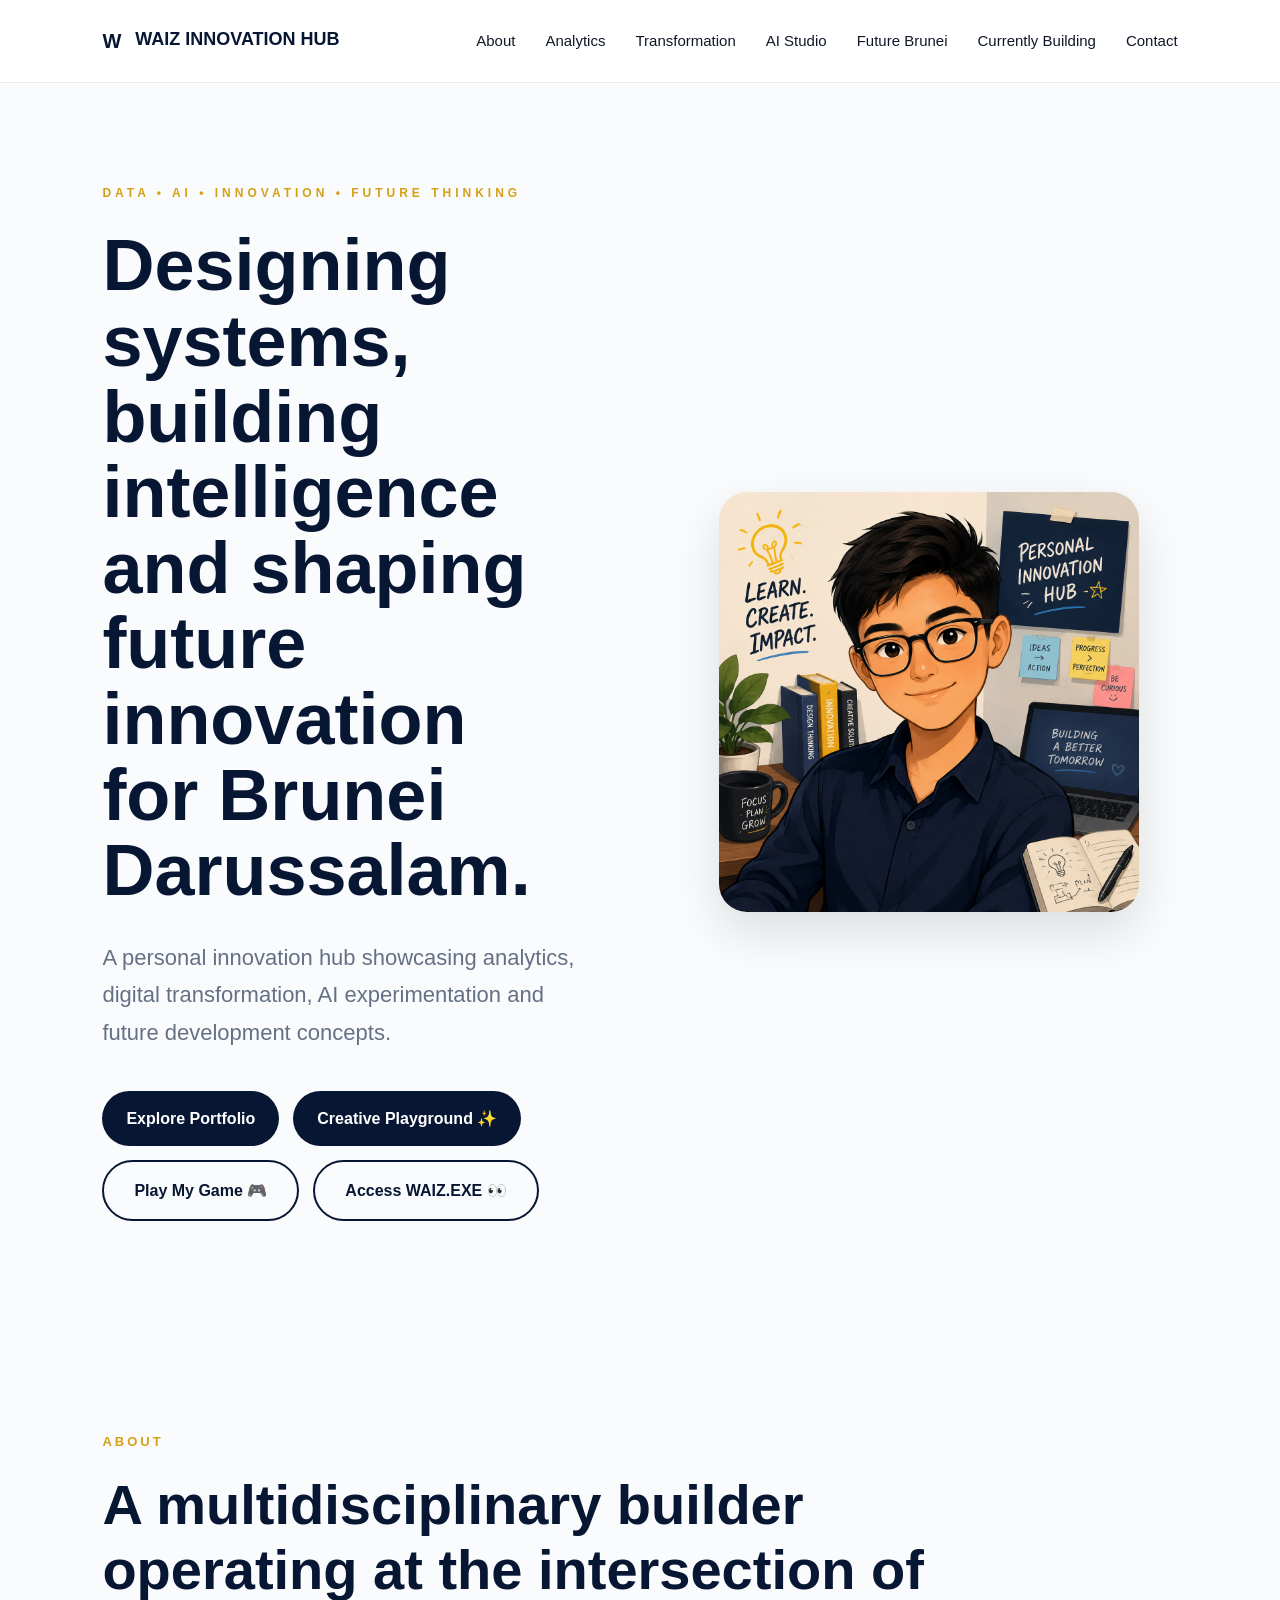
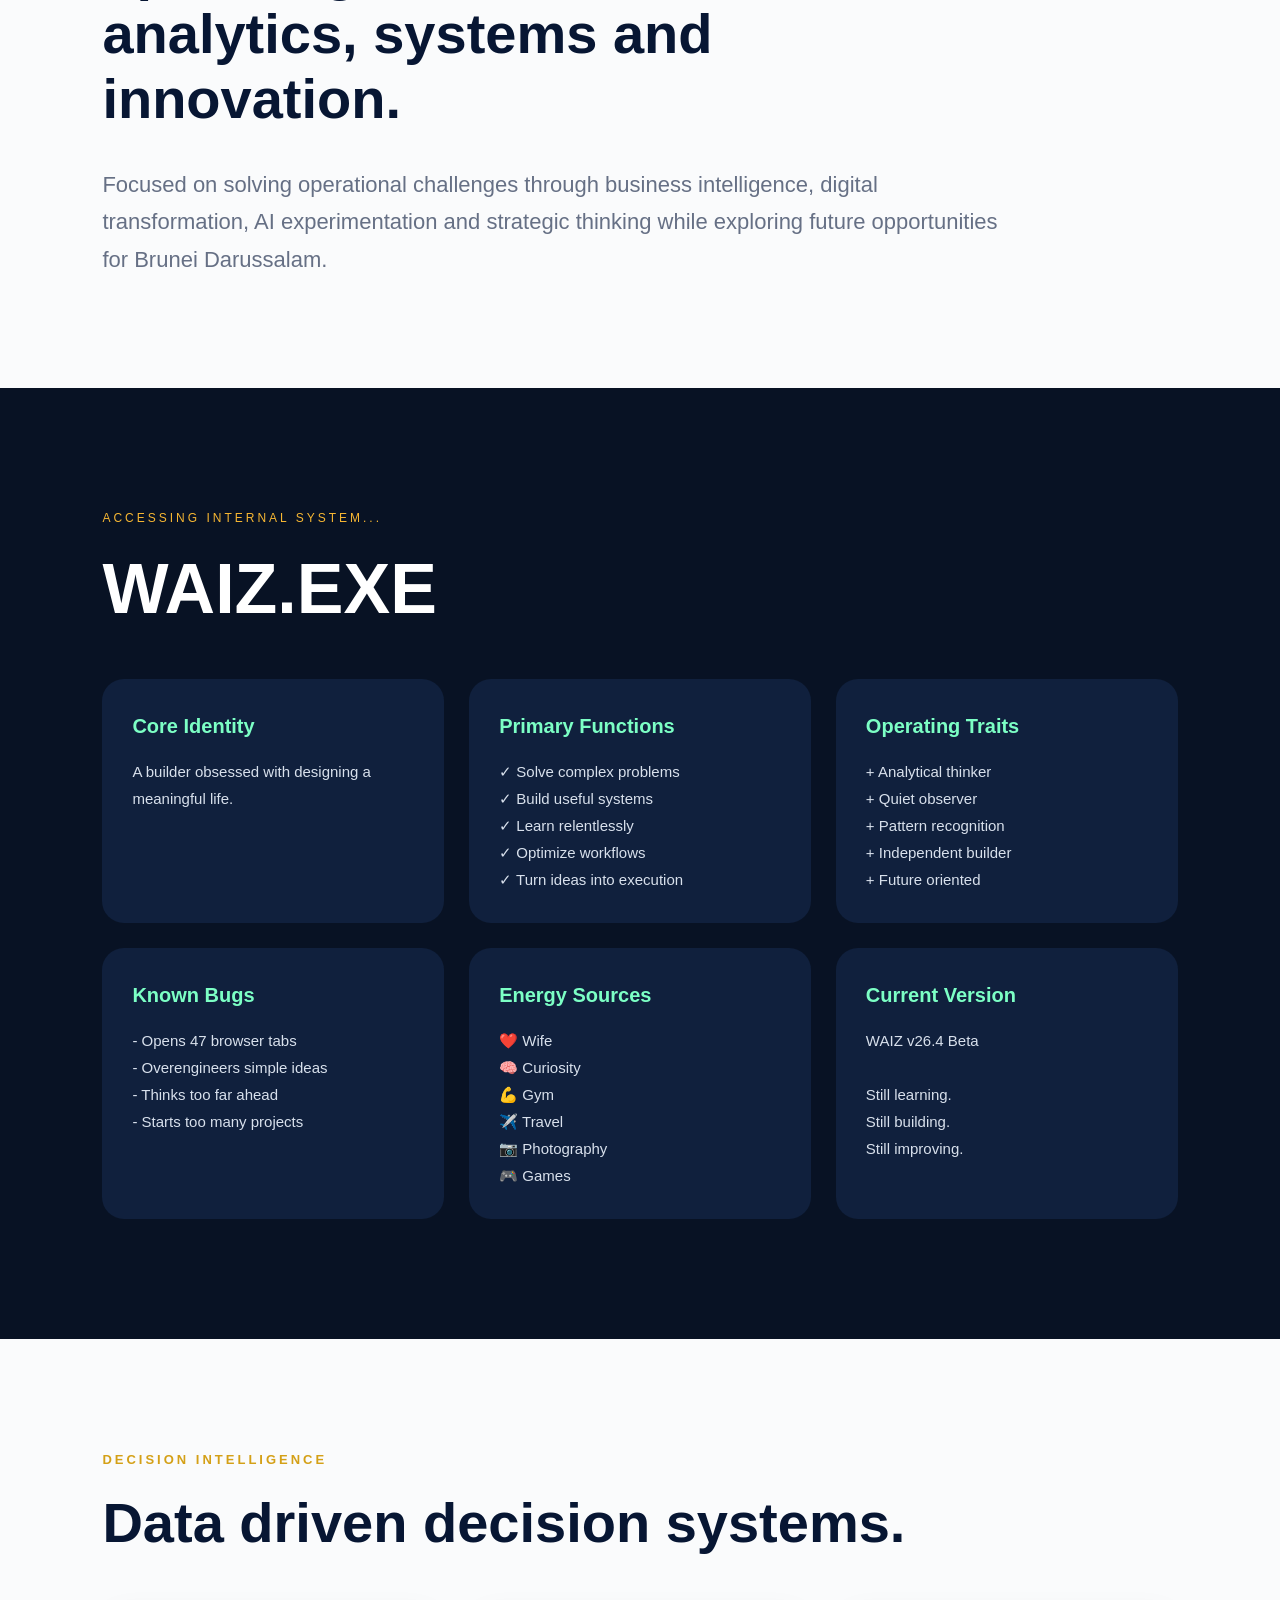
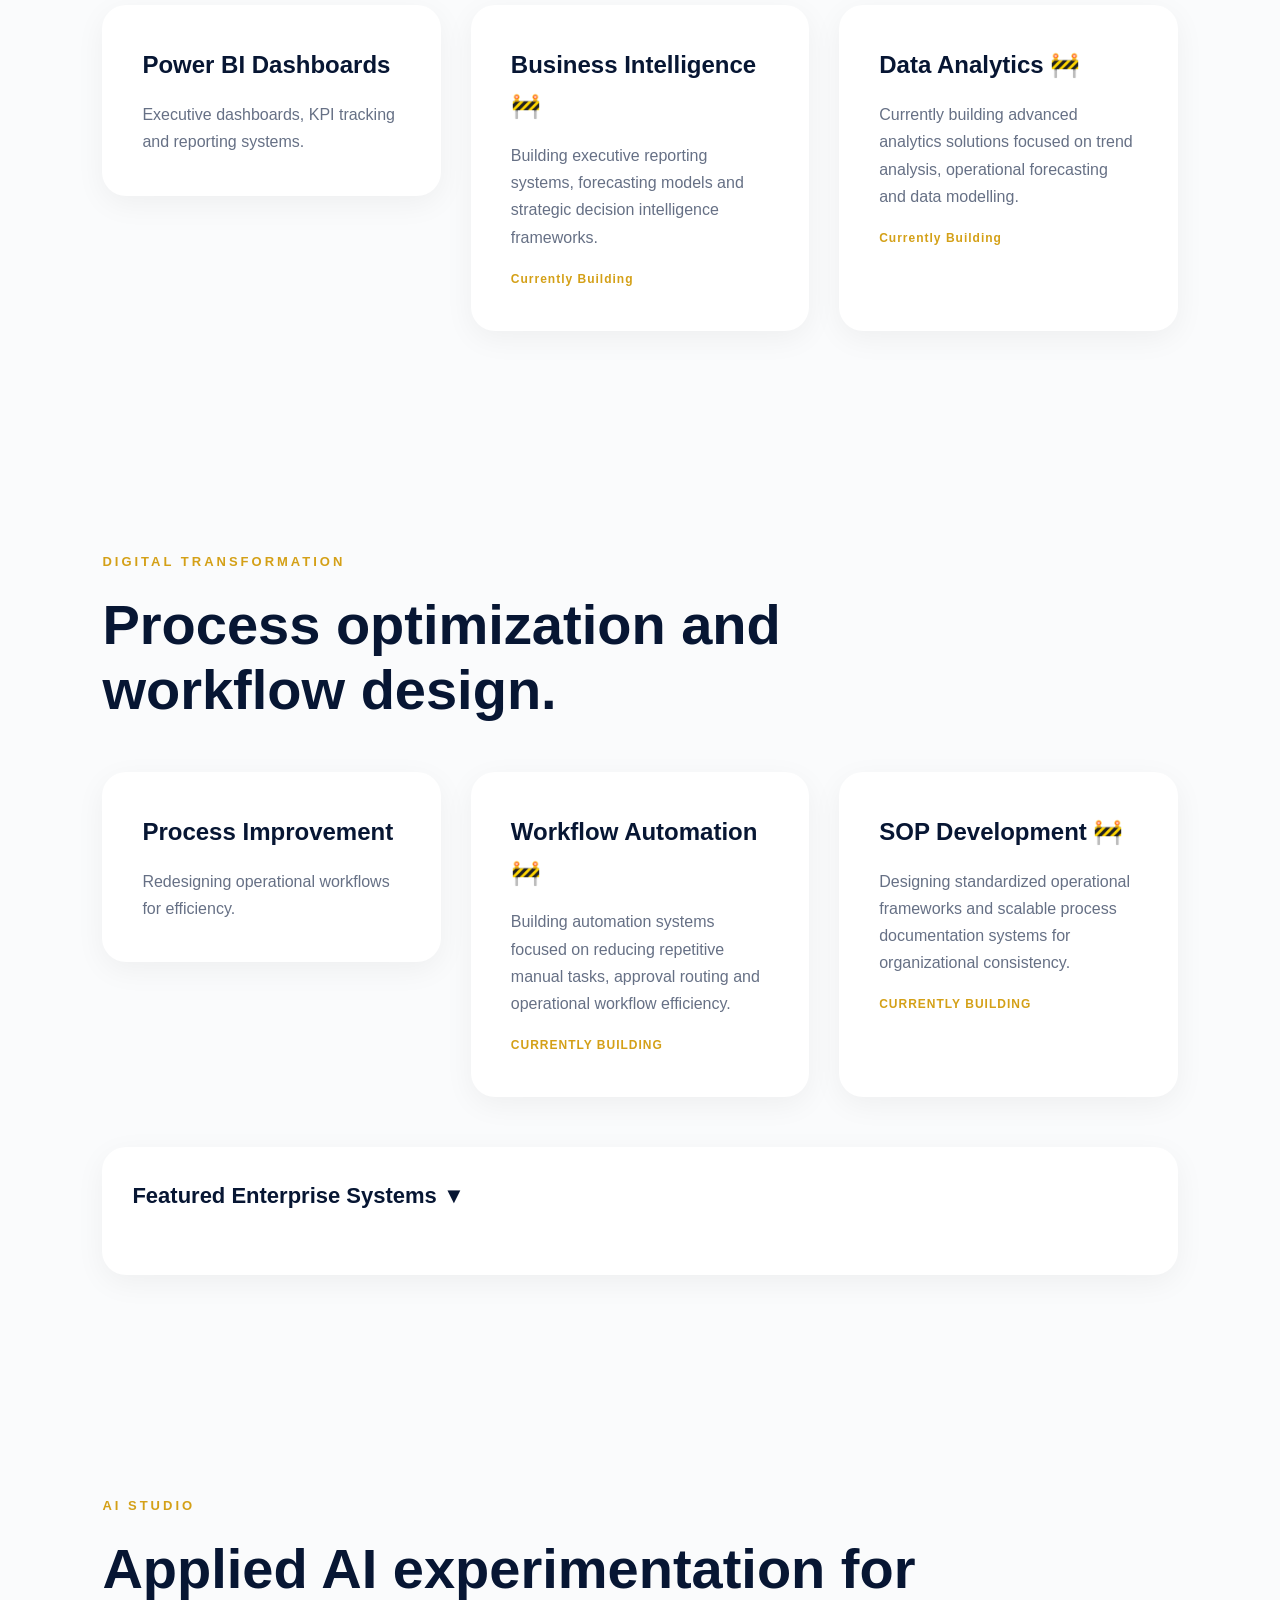
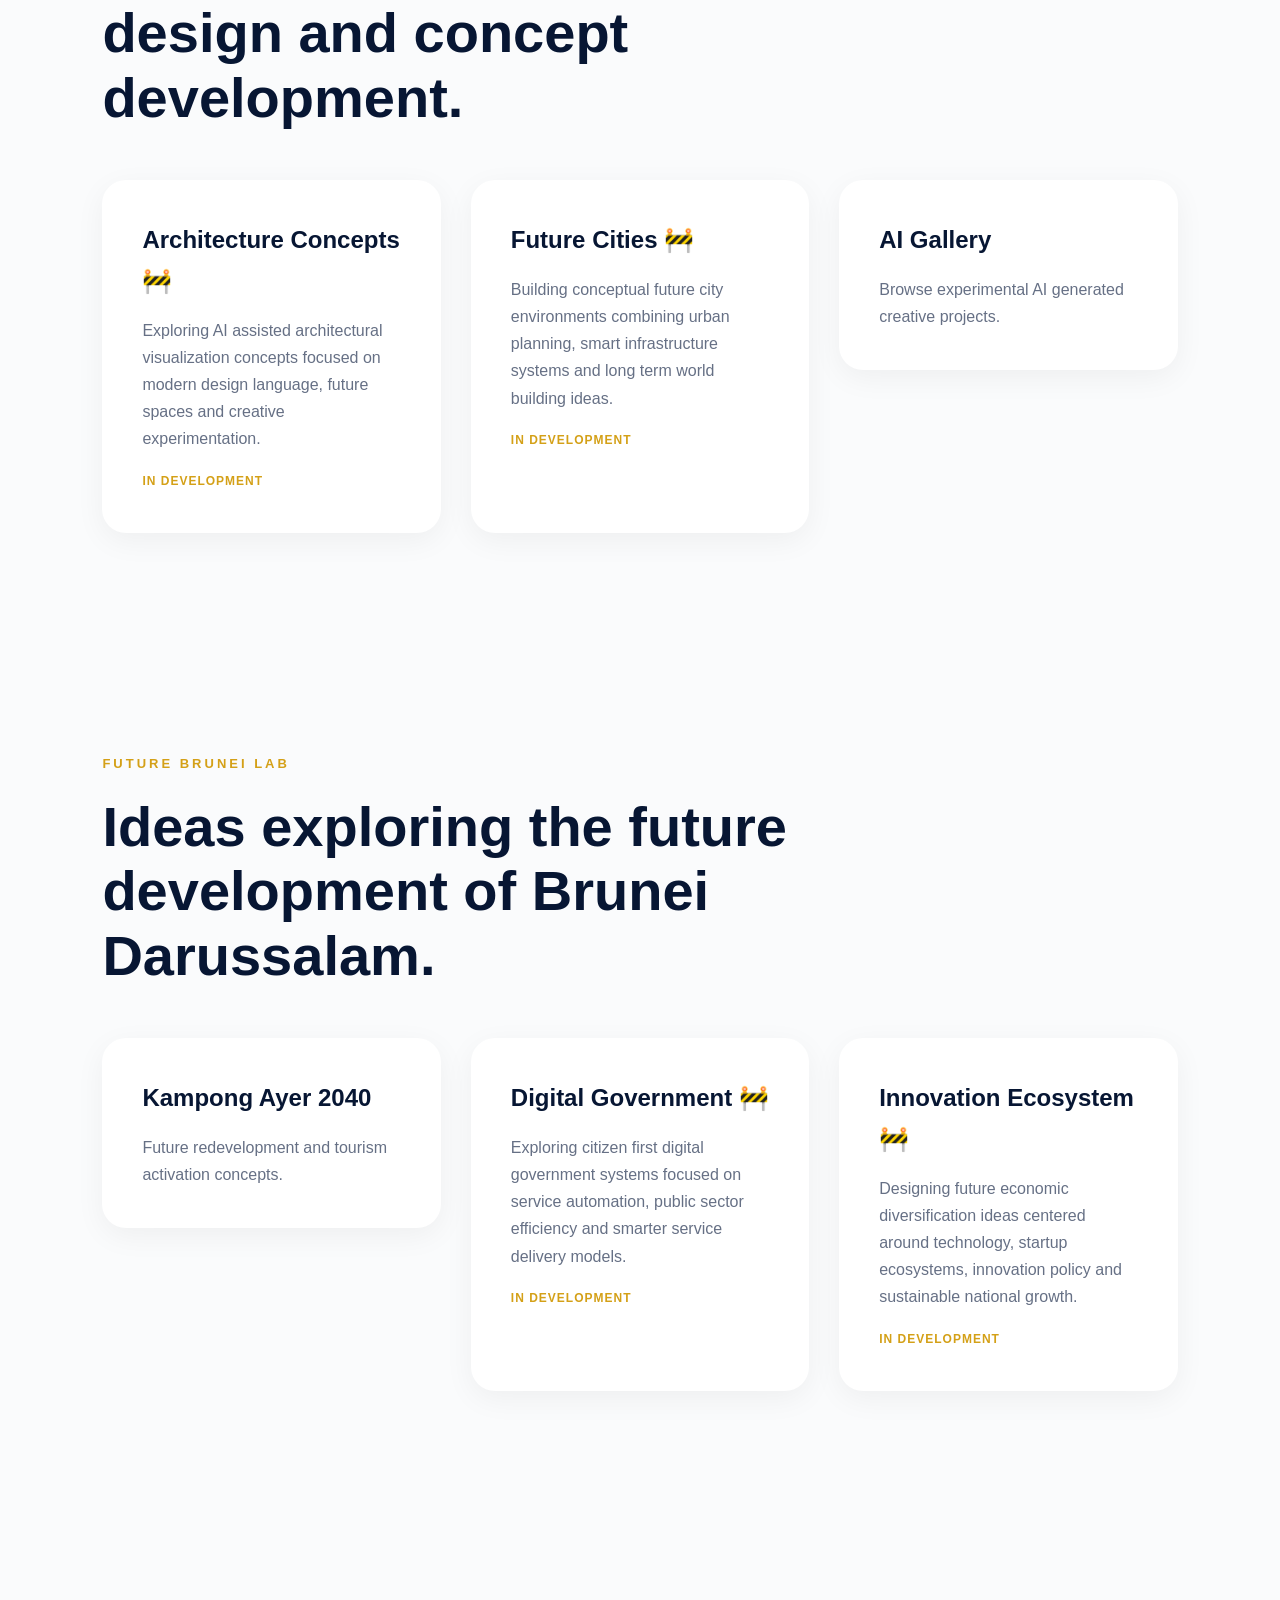
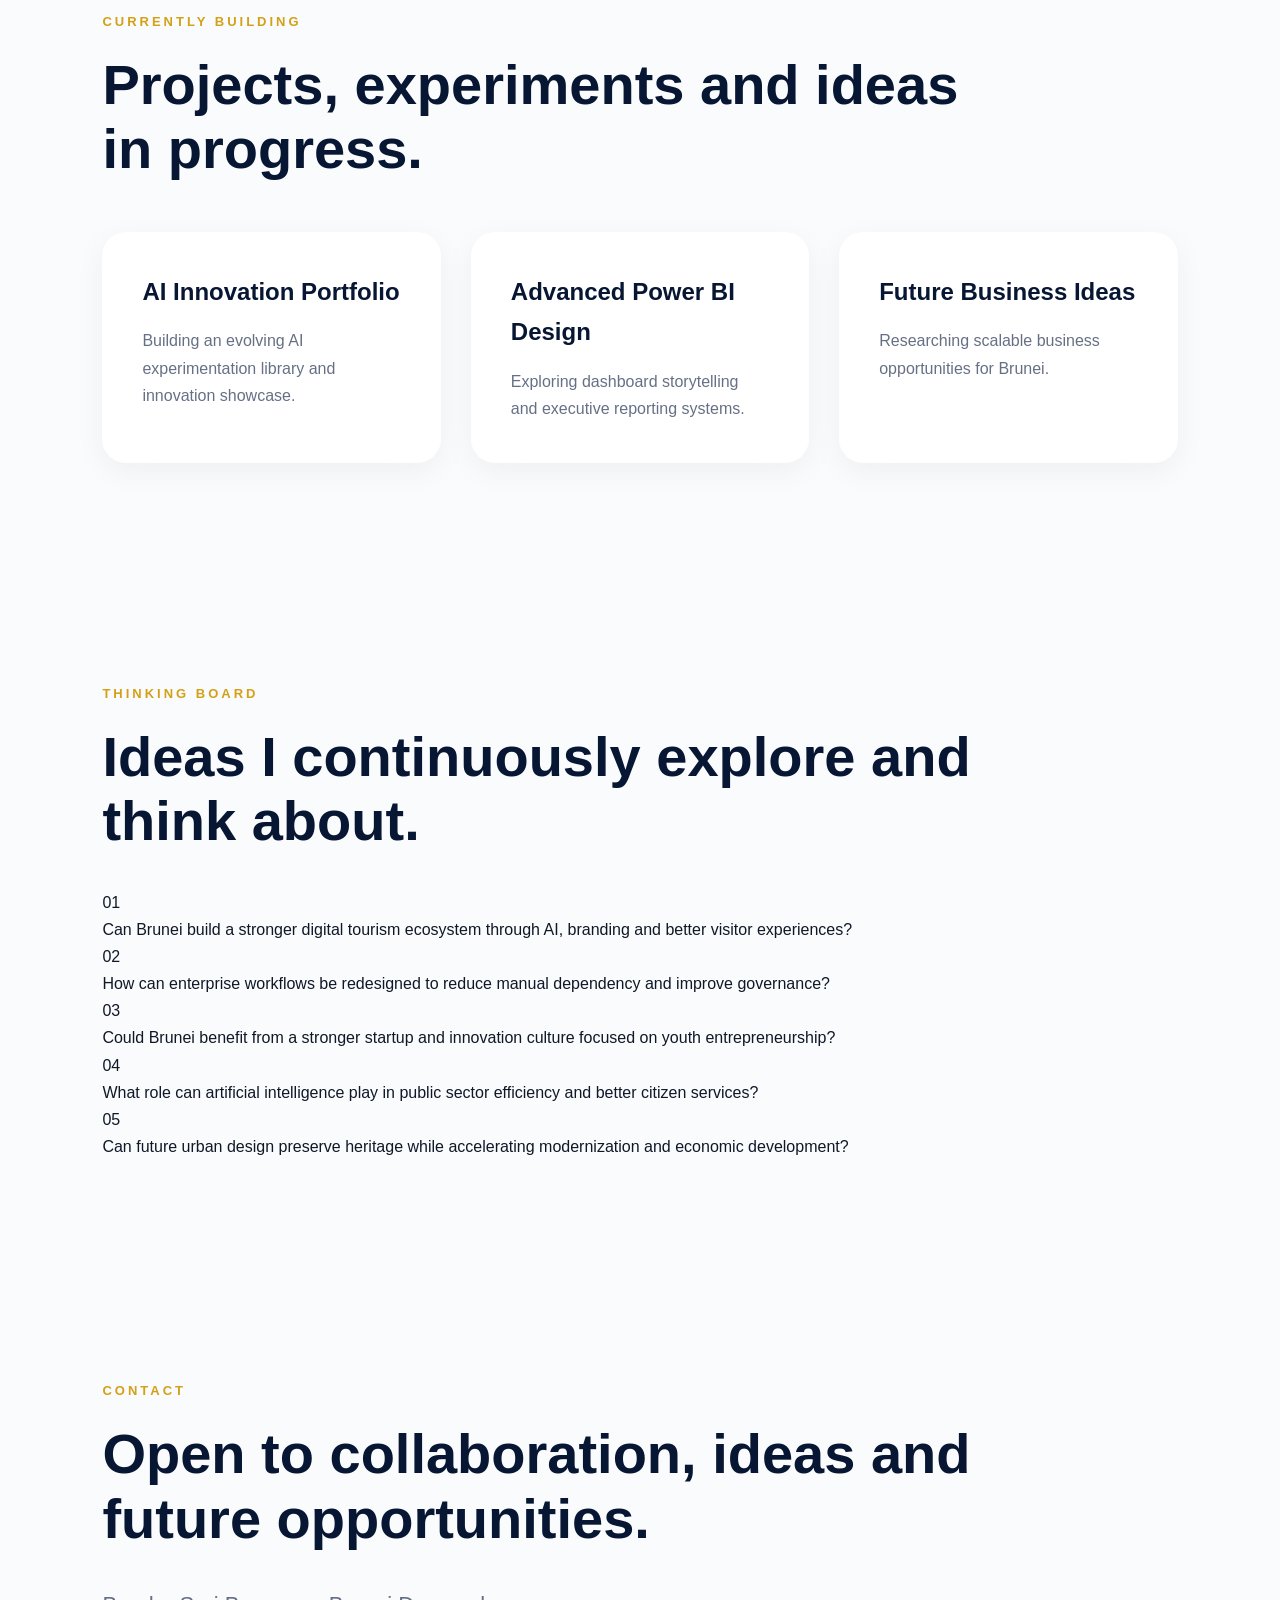
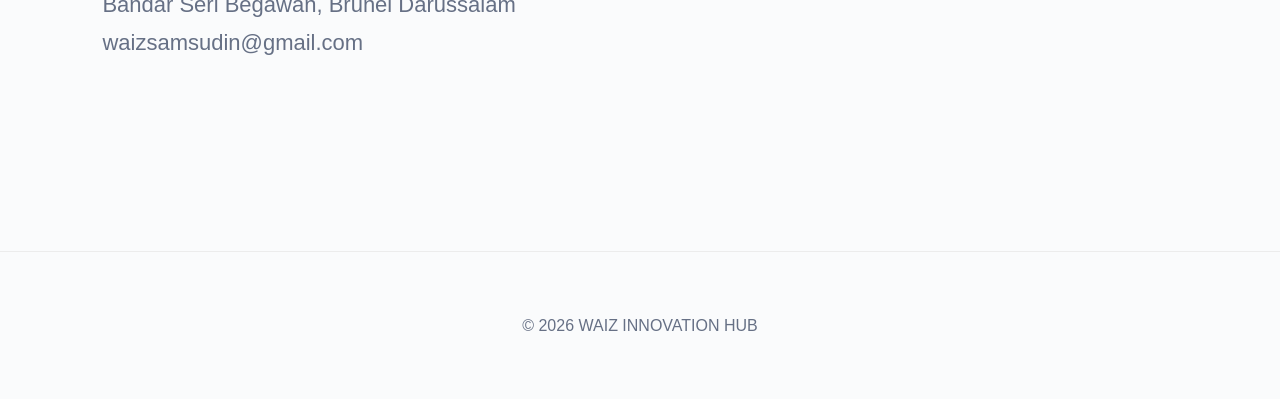
<file: index.html>
<!DOCTYPE html>
<html lang="en">

<head>
<meta charset="UTF-8">
<meta name="viewport" content="width=device-width, initial-scale=1.0">

<title>Waiz Innovation Hub</title>

<link rel="stylesheet" href="styles.css">
</head>

<body>

<!-- HEADER -->

<header>

<div class="logo">
W <span>WAIZ INNOVATION HUB</span>
</div>

<nav>
<a href="#about">About</a>
<a href="#analytics">Analytics</a>
<a href="#transformation">Transformation</a>
<a href="#ai">AI Studio</a>
<a href="#future">Future Brunei</a>
<a href="#building">Currently Building</a>
<a href="#contact">Contact</a>
</nav>

</header>


<!-- HERO -->

<section class="hero">

<div class="hero-left">

<p class="tagline">
DATA • AI • INNOVATION • FUTURE THINKING
</p>

<h1>
Designing systems,<br>
building intelligence<br>
and shaping future innovation<br>
for Brunei Darussalam.
</h1>

<p class="hero-text">

A personal innovation hub showcasing analytics, digital transformation, AI experimentation and future development concepts.

</p>

<div class="hero-buttons">

<a href="#about" class="button">
Explore Portfolio
</a>


<a href="./creative-playground/index.html" class="button">
Creative Playground ✨
</a>


<a href="https://v1.prod.sekai.chat/g3-game/community/81e77565-006e-41f6-823f-e388d9196eda?fromPage=share&orientation=auto"
target="_blank"
class="button-secondary">

Play My Game 🎮

</a>


<a href="#waiz-system" class="button-secondary">
Access WAIZ.EXE 👀
</a>

</div>

</div>


<div class="hero-right">

<img src="assets/AW_Myself1.png"
alt="Waiz"
class="profile-pic">

</div>

</section>


<!-- ABOUT -->

<section id="about">

<p class="section-mini">ABOUT</p>

<h2>
A multidisciplinary builder operating at the intersection of analytics, systems and innovation.
</h2>

<p class="section-text">

Focused on solving operational challenges through business intelligence, digital transformation, AI experimentation and strategic thinking while exploring future opportunities for Brunei Darussalam.

</p>

</section>


<!-- WAIZ.EXE -->

<section id="waiz-system">

<p class="system-mini">
ACCESSING INTERNAL SYSTEM...
</p>

<h2>WAIZ.EXE</h2>

<div class="system-grid">

<div class="system-card">
<h3>Core Identity</h3>
<p>A builder obsessed with designing a meaningful life.</p>
</div>

<div class="system-card">
<h3>Primary Functions</h3>
<p>
✓ Solve complex problems <br>
✓ Build useful systems <br>
✓ Learn relentlessly <br>
✓ Optimize workflows <br>
✓ Turn ideas into execution
</p>
</div>

<div class="system-card">
<h3>Operating Traits</h3>
<p>
+ Analytical thinker <br>
+ Quiet observer <br>
+ Pattern recognition <br>
+ Independent builder <br>
+ Future oriented
</p>
</div>

<div class="system-card">
<h3>Known Bugs</h3>
<p>
- Opens 47 browser tabs <br>
- Overengineers simple ideas <br>
- Thinks too far ahead <br>
- Starts too many projects
</p>
</div>

<div class="system-card">
<h3>Energy Sources</h3>
<p>
❤️ Wife <br>
🧠 Curiosity <br>
💪 Gym <br>
✈️ Travel <br>
📷 Photography <br>
🎮 Games
</p>
</div>

<div class="system-card">
<h3>Current Version</h3>
<p>
WAIZ v26.4 Beta <br><br>

Still learning. <br>
Still building. <br>
Still improving.

</p>
</div>

</div>

</section>


<!-- ANALYTICS -->

<section id="analytics">

<p class="section-mini">DECISION INTELLIGENCE</p>

<h2>Data driven decision systems.</h2>

<div class="grid">

<a href="./analytics/index.html" class="card-link">
<div class="card">
<h3>Power BI Dashboards</h3>
<p>Executive dashboards, KPI tracking and reporting systems.</p>
</div>
</a>

<div class="card">

<h3>Business Intelligence 🚧</h3>

<p>
Building executive reporting systems, forecasting models
and strategic decision intelligence frameworks.
</p>

<span class="coming-soon">Currently Building</span>

</div>

<div class="card">

<h3>Data Analytics 🚧</h3>

<p>
Currently building advanced analytics solutions focused on
trend analysis, operational forecasting and data modelling.
</p>

<span class="coming-soon">Currently Building</span>

</div>

</div>

</section>


<!-- TRANSFORMATION -->

<section id="transformation">

<p class="section-mini">DIGITAL TRANSFORMATION</p>

<h2>Process optimization and workflow design.</h2>

<div class="grid">

<a href="./transformation/index.html" class="card-link">
<div class="card">
<h3>Process Improvement</h3>
<p>Redesigning operational workflows for efficiency.</p>
</div>
</a>

<div class="card">

<h3>Workflow Automation 🚧</h3>

<p>
Building automation systems focused on reducing repetitive manual tasks,
approval routing and operational workflow efficiency.
</p>

<span class="coming-soon">
CURRENTLY BUILDING
</span>

</div>



<div class="card">

<h3>SOP Development 🚧</h3>

<p>
Designing standardized operational frameworks and scalable process
documentation systems for organizational consistency.
</p>

<span class="coming-soon">
CURRENTLY BUILDING
</span>

</div>

</div>


<!-- FEATURED SYSTEMS COLLAPSIBLE -->

<details class="featured-dropdown">

<summary>
Featured Enterprise Systems ▼
</summary>

<div class="featured-systems">


<div class="system-preview">

<a href="assets/ai-gallery/GovernanceTracker.png" target="_blank">

<img src="assets/ai-gallery/GovernanceTracker.png">

<p>
Internal governance monitoring workflow 
for tracking document approval pipeline.
</p>

</a>

<p>Governance Tracker</p>

</div>



<div class="system-preview">

<a href="assets/ai-gallery/Publish2.png" target="_blank">

<img src="assets/ai-gallery/Publish2.png">

<p>
Centralized internal document repository 
for approved organizational documents.
</p>

</a>

<p>Published Document Library</p>

</div>



<div class="system-preview">

<a href="assets/ai-gallery/Upload2.png" target="_blank">

<img src="assets/ai-gallery/Upload2.png">

<p>
Digital submission workflow reducing 
manual approval dependency.
</p>

</a>

<p>Approval Submission Workflow</p>

</div>


</div>

</details>

</div>

</section>


<!-- AI STUDIO -->

<section id="ai">

<p class="section-mini">AI STUDIO</p>

<h2>Applied AI experimentation for design and concept development.</h2>

<div class="grid">

<div class="card">

<h3>Architecture Concepts 🚧</h3>

<p>
Exploring AI assisted architectural visualization concepts focused on
modern design language, future spaces and creative experimentation.
</p>

<span class="coming-soon">
IN DEVELOPMENT
</span>

</div>

<div class="card">

<h3>Future Cities 🚧</h3>

<p>
Building conceptual future city environments combining urban planning,
smart infrastructure systems and long term world building ideas.
</p>

<span class="coming-soon">
IN DEVELOPMENT
</span>

</div>

<a href="./ai-studio/gallery.html" class="card-link">
<div class="card">
<h3>AI Gallery</h3>
<p>Browse experimental AI generated creative projects.</p>
</div>
</a>

</div>

</section>


<!-- FUTURE BRUNEI -->

<section id="future">

<p class="section-mini">FUTURE BRUNEI LAB</p>

<h2>Ideas exploring the future development of Brunei Darussalam.</h2>

<div class="grid">

<a href="./future-brunei/index.html" class="card-link">
<div class="card">
<h3>Kampong Ayer 2040</h3>
<p>Future redevelopment and tourism activation concepts.</p>
</div>
</a>

<div class="card">

<h3>Digital Government 🚧</h3>

<p>
Exploring citizen first digital government systems focused on service
automation, public sector efficiency and smarter service delivery models.
</p>

<span class="coming-soon">
IN DEVELOPMENT
</span>

</div>



<div class="card">

<h3>Innovation Ecosystem 🚧</h3>

<p>
Designing future economic diversification ideas centered around technology,
startup ecosystems, innovation policy and sustainable national growth.
</p>

<span class="coming-soon">
IN DEVELOPMENT
</span>

</div>

</section>


<!-- CURRENTLY BUILDING -->

<section id="building">

<p class="section-mini">CURRENTLY BUILDING</p>

<h2>Projects, experiments and ideas in progress.</h2>

<div class="grid">

<div class="card">
<h3>AI Innovation Portfolio</h3>
<p>Building an evolving AI experimentation library and innovation showcase.</p>
</div>

<div class="card">
<h3>Advanced Power BI Design</h3>
<p>Exploring dashboard storytelling and executive reporting systems.</p>
</div>

<div class="card">
<h3>Future Business Ideas</h3>
<p>Researching scalable business opportunities for Brunei.</p>
</div>

</div>

</section>

  <!-- THINKING BOARD -->

<section id="thinking">

<p class="section-mini">THINKING BOARD</p>

<h2>Ideas I continuously explore and think about.</h2>

<div class="thinking-board">

<div class="thought-item">
<span>01</span>
<p>
Can Brunei build a stronger digital tourism ecosystem through AI, branding and better visitor experiences?
</p>
</div>

<div class="thought-item">
<span>02</span>
<p>
How can enterprise workflows be redesigned to reduce manual dependency and improve governance?
</p>
</div>

<div class="thought-item">
<span>03</span>
<p>
Could Brunei benefit from a stronger startup and innovation culture focused on youth entrepreneurship?
</p>
</div>

<div class="thought-item">
<span>04</span>
<p>
What role can artificial intelligence play in public sector efficiency and better citizen services?
</p>
</div>

<div class="thought-item">
<span>05</span>
<p>
Can future urban design preserve heritage while accelerating modernization and economic development?
</p>
</div>

</div>

</section>

<!-- CONTACT -->

<section id="contact">

<p class="section-mini">CONTACT</p>

<h2>Open to collaboration, ideas and future opportunities.</h2>

<p class="section-text">
Bandar Seri Begawan, Brunei Darussalam
</p>

<p class="section-text">
waizsamsudin@gmail.com
</p>

</section>


<footer>
© 2026 WAIZ INNOVATION HUB
</footer>

</body>
</html>
</file>
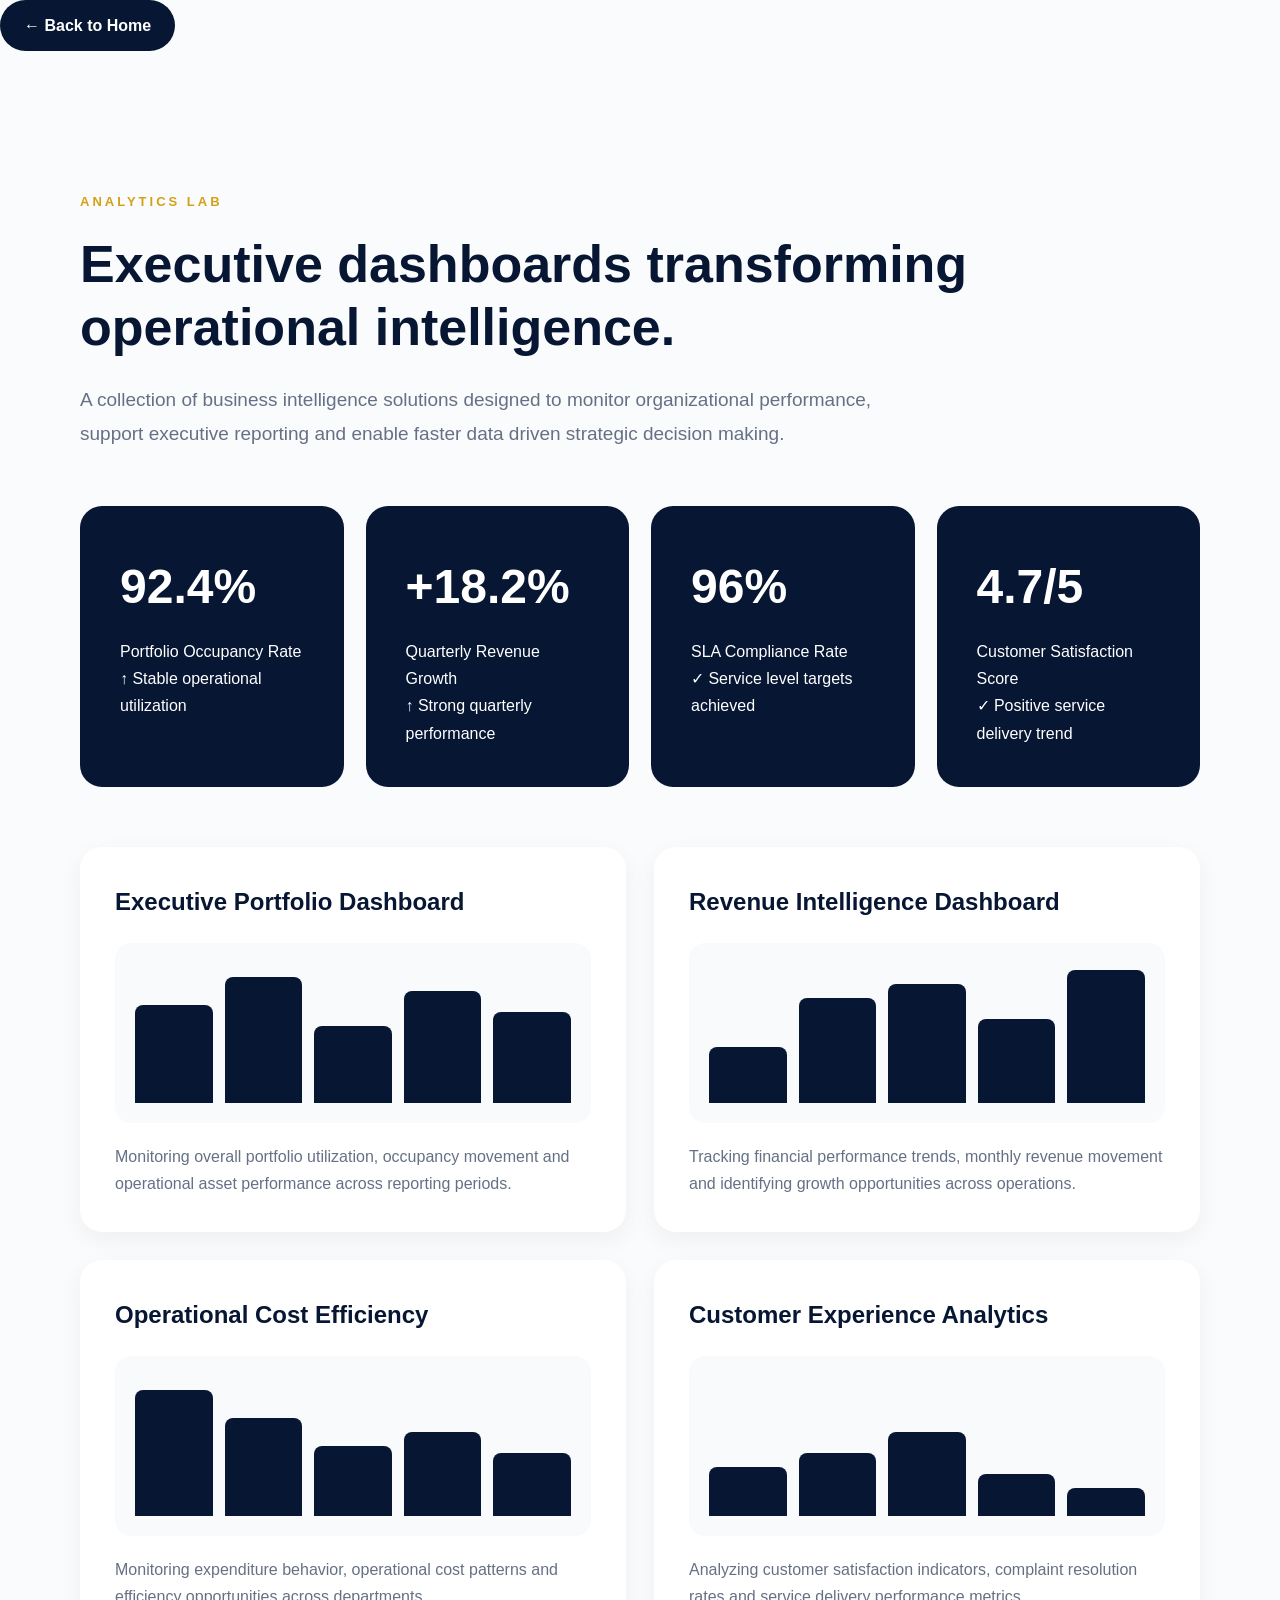
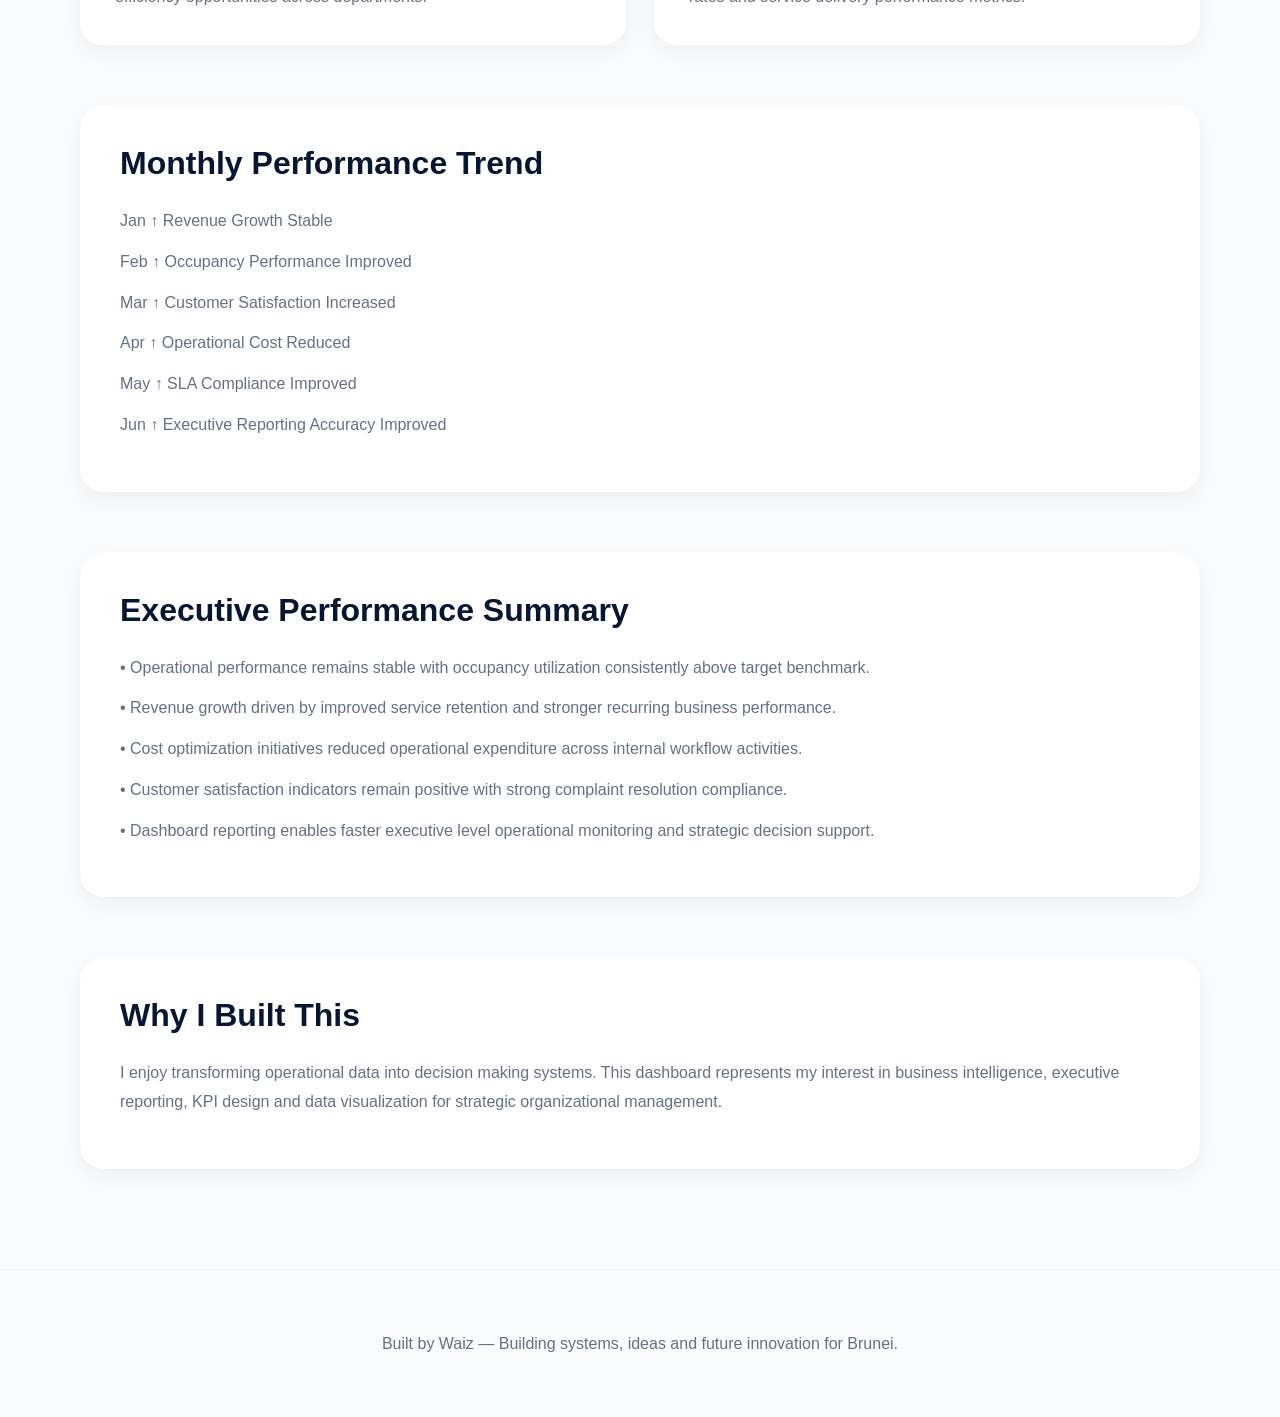
<file: analytics/index.html>
<!DOCTYPE html>
<html lang="en">

<head>

<meta charset="UTF-8">
<meta name="viewport" content="width=device-width, initial-scale=1.0">

<title>Analytics Dashboard</title>

<link rel="stylesheet" href="../styles.css">

</head>

<body>


<!-- BACK BUTTON -->

<div class="back-button">

<a href="../index.html">
← Back to Home
</a>

</div>


<!-- PAGE -->

<section class="analytics-page">

<p class="section-mini">ANALYTICS LAB</p>

<h1>
Executive dashboards transforming operational intelligence.
</h1>

<p class="analytics-description">

A collection of business intelligence solutions designed to monitor organizational performance, support executive reporting and enable faster data driven strategic decision making.

</p>


<!-- KPI SECTION -->

<div class="kpi-grid">

<div class="kpi-card">
<h3>92.4%</h3>
<p>Portfolio Occupancy Rate</p>
<span>↑ Stable operational utilization</span>
</div>

<div class="kpi-card">
<h3>+18.2%</h3>
<p>Quarterly Revenue Growth</p>
<span>↑ Strong quarterly performance</span>
</div>

<div class="kpi-card">
<h3>96%</h3>
<p>SLA Compliance Rate</p>
<span>✓ Service level targets achieved</span>
</div>

<div class="kpi-card">
<h3>4.7/5</h3>
<p>Customer Satisfaction Score</p>
<span>✓ Positive service delivery trend</span>
</div>

</div>



<!-- DASHBOARD GRID -->

<div class="dashboard-grid">


<!-- CARD 1 -->

<div class="dashboard-card">

<h3>Executive Portfolio Dashboard</h3>

<div class="chart-bars">

<div class="bar" style="height:70%"></div>
<div class="bar" style="height:90%"></div>
<div class="bar" style="height:55%"></div>
<div class="bar" style="height:80%"></div>
<div class="bar" style="height:65%"></div>

</div>

<p>
Monitoring overall portfolio utilization, occupancy movement and operational asset performance across reporting periods.
</p>

</div>



<!-- CARD 2 -->

<div class="dashboard-card">

<h3>Revenue Intelligence Dashboard</h3>

<div class="chart-bars">

<div class="bar" style="height:40%"></div>
<div class="bar" style="height:75%"></div>
<div class="bar" style="height:85%"></div>
<div class="bar" style="height:60%"></div>
<div class="bar" style="height:95%"></div>

</div>

<p>
Tracking financial performance trends, monthly revenue movement and identifying growth opportunities across operations.
</p>

</div>



<!-- CARD 3 -->

<div class="dashboard-card">

<h3>Operational Cost Efficiency</h3>

<div class="chart-bars">

<div class="bar" style="height:90%"></div>
<div class="bar" style="height:70%"></div>
<div class="bar" style="height:50%"></div>
<div class="bar" style="height:60%"></div>
<div class="bar" style="height:45%"></div>

</div>

<p>
Monitoring expenditure behavior, operational cost patterns and efficiency opportunities across departments.
</p>

</div>



<!-- CARD 4 -->

<div class="dashboard-card">

<h3>Customer Experience Analytics</h3>

<div class="chart-bars">

<div class="bar" style="height:35%"></div>
<div class="bar" style="height:45%"></div>
<div class="bar" style="height:60%"></div>
<div class="bar" style="height:30%"></div>
<div class="bar" style="height:20%"></div>

</div>

<p>
Analyzing customer satisfaction indicators, complaint resolution rates and service delivery performance metrics.
</p>

</div>

</div>



<!-- MONTHLY TREND -->

<div class="insights-box">

<h2>Monthly Performance Trend</h2>

<p style="margin-top:20px;">
Jan ↑ Revenue Growth Stable
</p>

<p>
Feb ↑ Occupancy Performance Improved
</p>

<p>
Mar ↑ Customer Satisfaction Increased
</p>

<p>
Apr ↑ Operational Cost Reduced
</p>

<p>
May ↑ SLA Compliance Improved
</p>

<p>
Jun ↑ Executive Reporting Accuracy Improved
</p>

</div>



<!-- EXECUTIVE SUMMARY -->

<div class="insights-box">

<h2>Executive Performance Summary</h2>

<p>
• Operational performance remains stable with occupancy utilization consistently above target benchmark.
</p>

<p>
• Revenue growth driven by improved service retention and stronger recurring business performance.
</p>

<p>
• Cost optimization initiatives reduced operational expenditure across internal workflow activities.
</p>

<p>
• Customer satisfaction indicators remain positive with strong complaint resolution compliance.
</p>

<p>
• Dashboard reporting enables faster executive level operational monitoring and strategic decision support.
</p>

</div>



<!-- PROJECT NOTE -->

<div class="insights-box">

<h2>Why I Built This</h2>

<p>

I enjoy transforming operational data into decision making systems.

This dashboard represents my interest in business intelligence, executive reporting, KPI design and data visualization for strategic organizational management.

</p>

</div>


</section>



<!-- FOOTER -->

<footer>

Built by Waiz —
Building systems, ideas and future innovation for Brunei.

</footer>


</body>

</html>
</file>
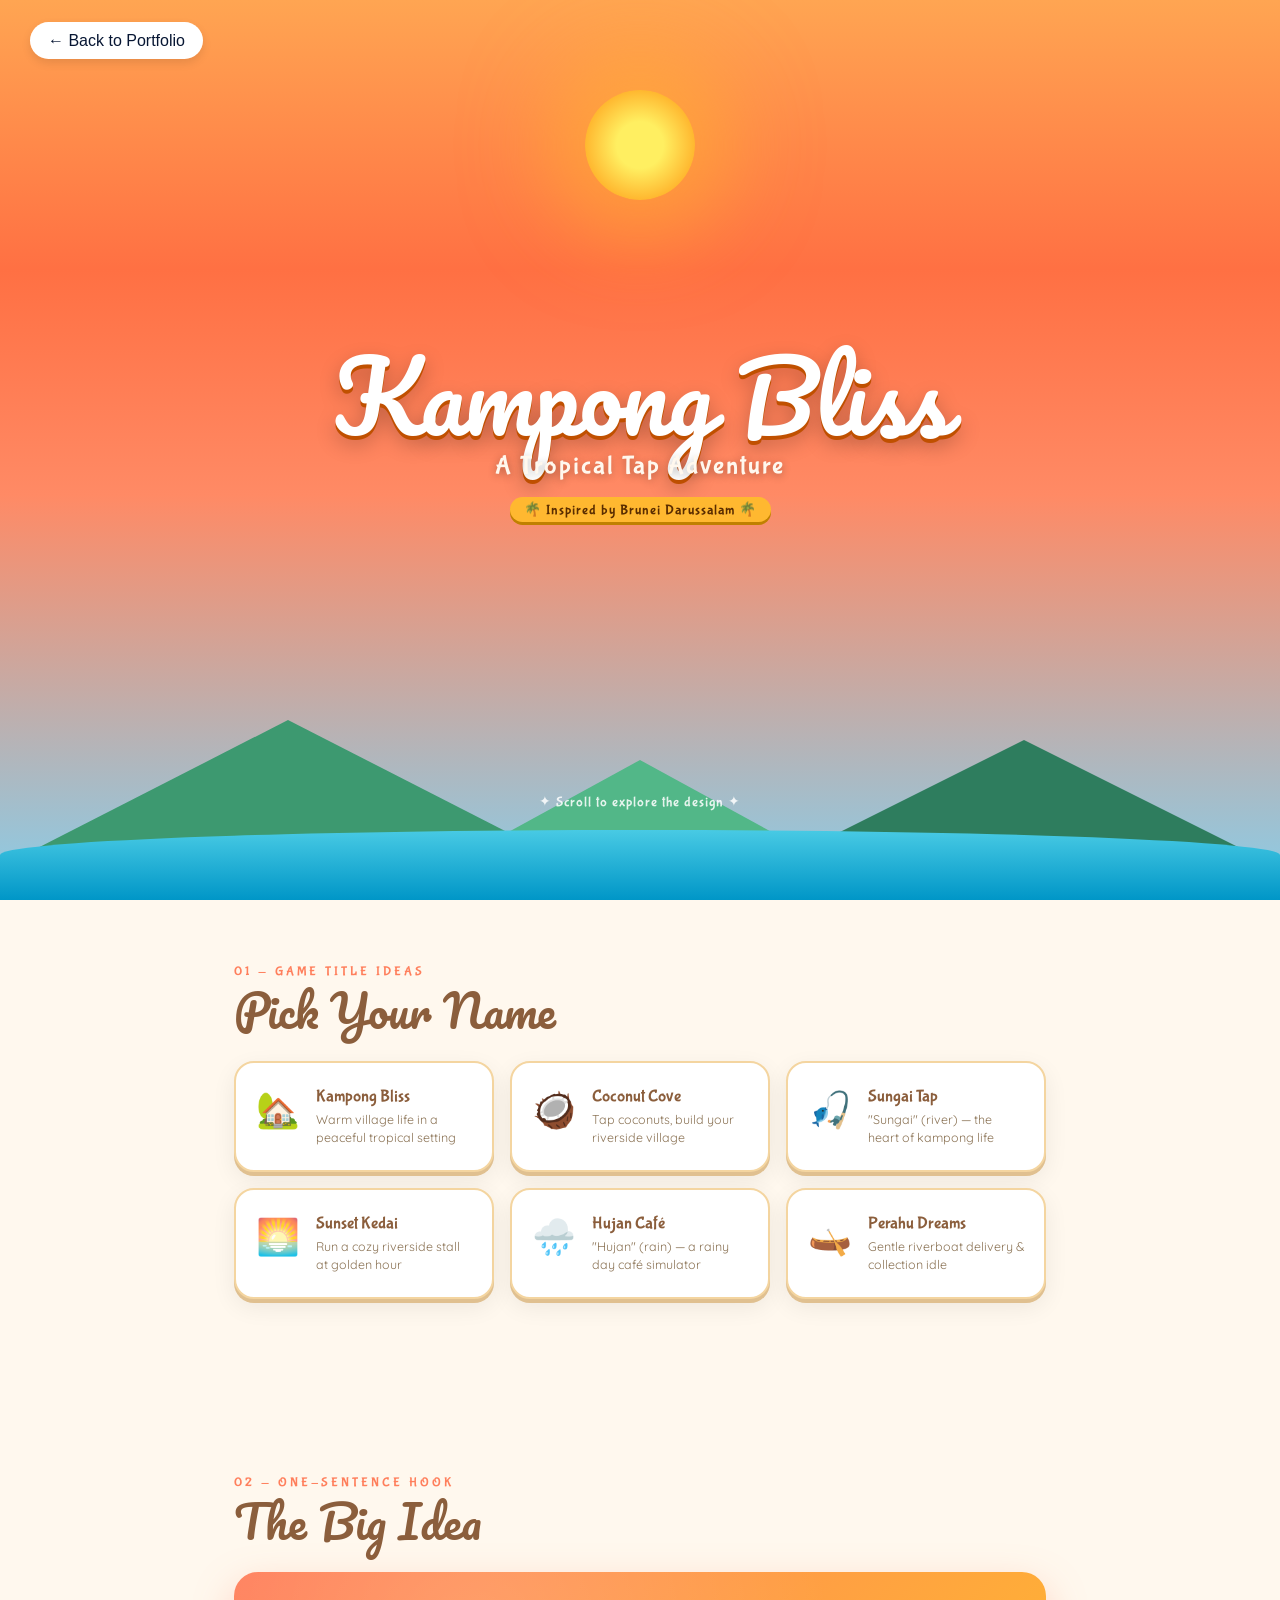
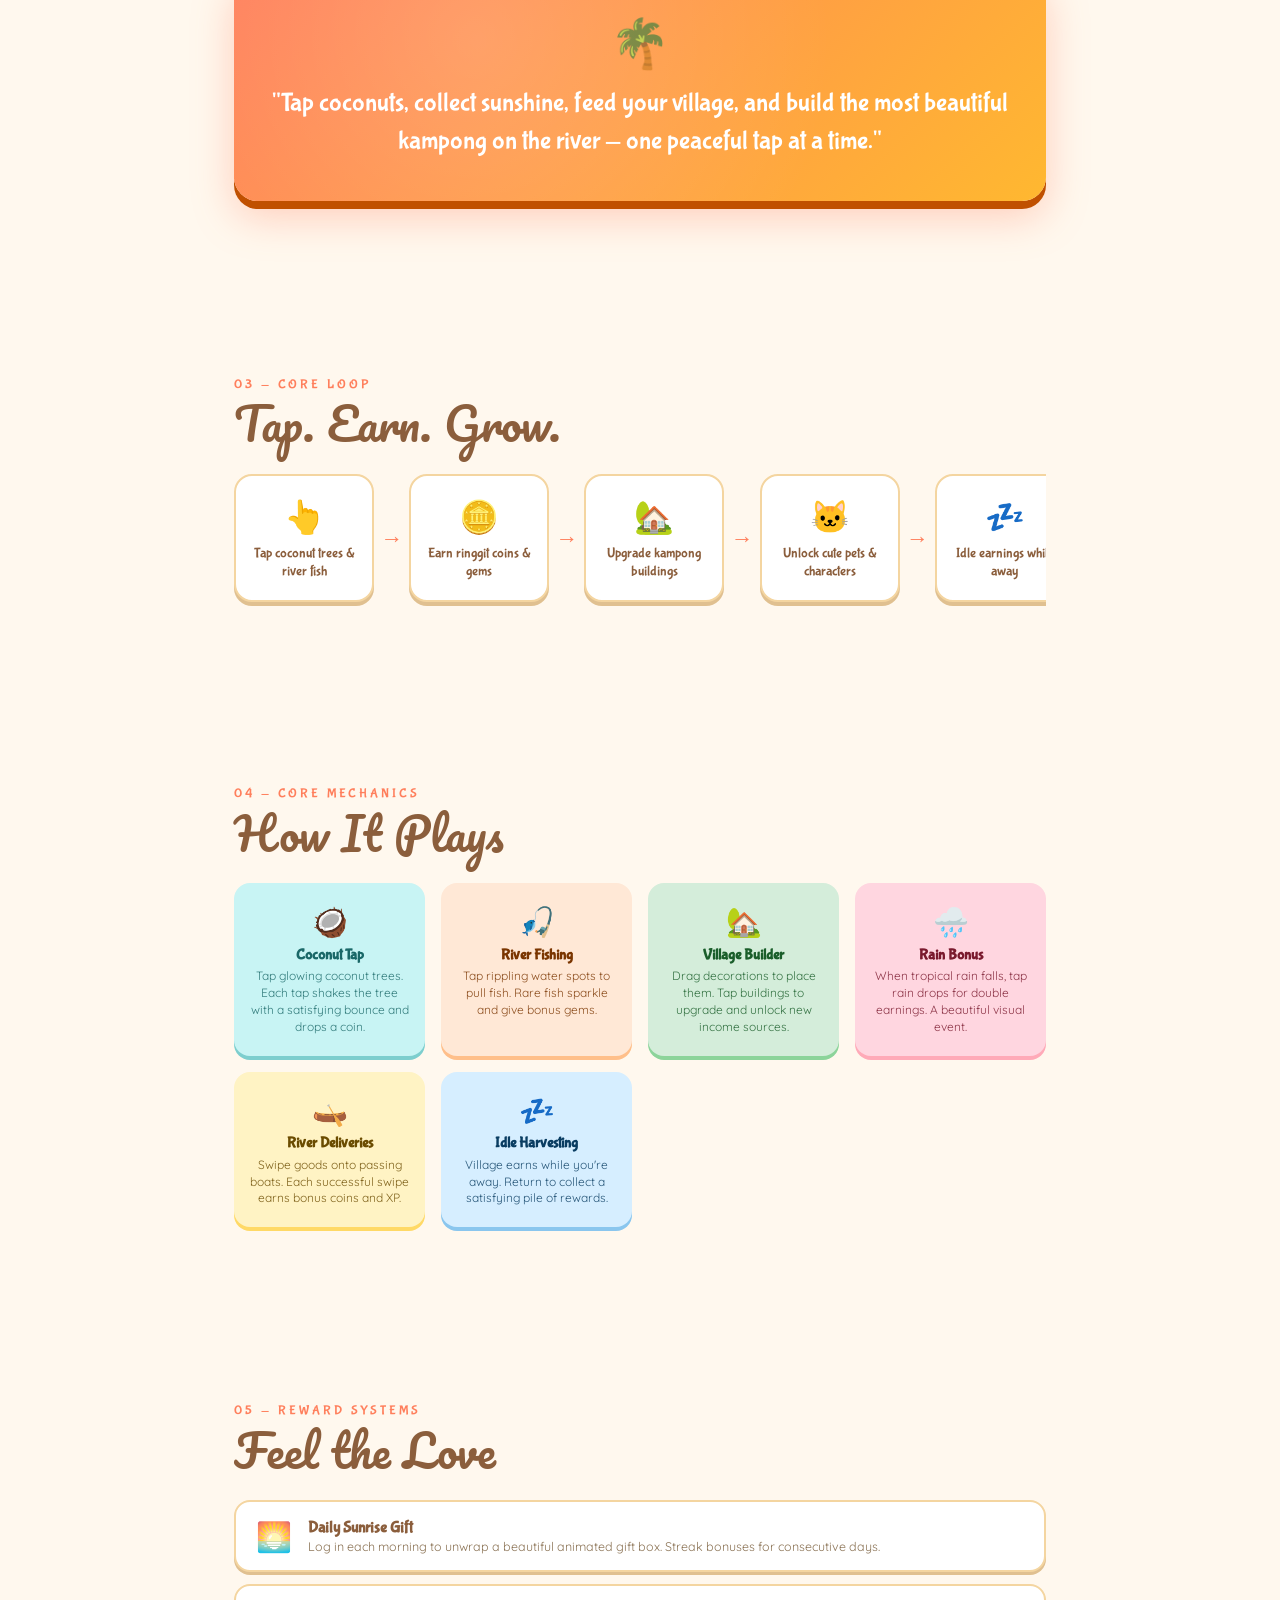
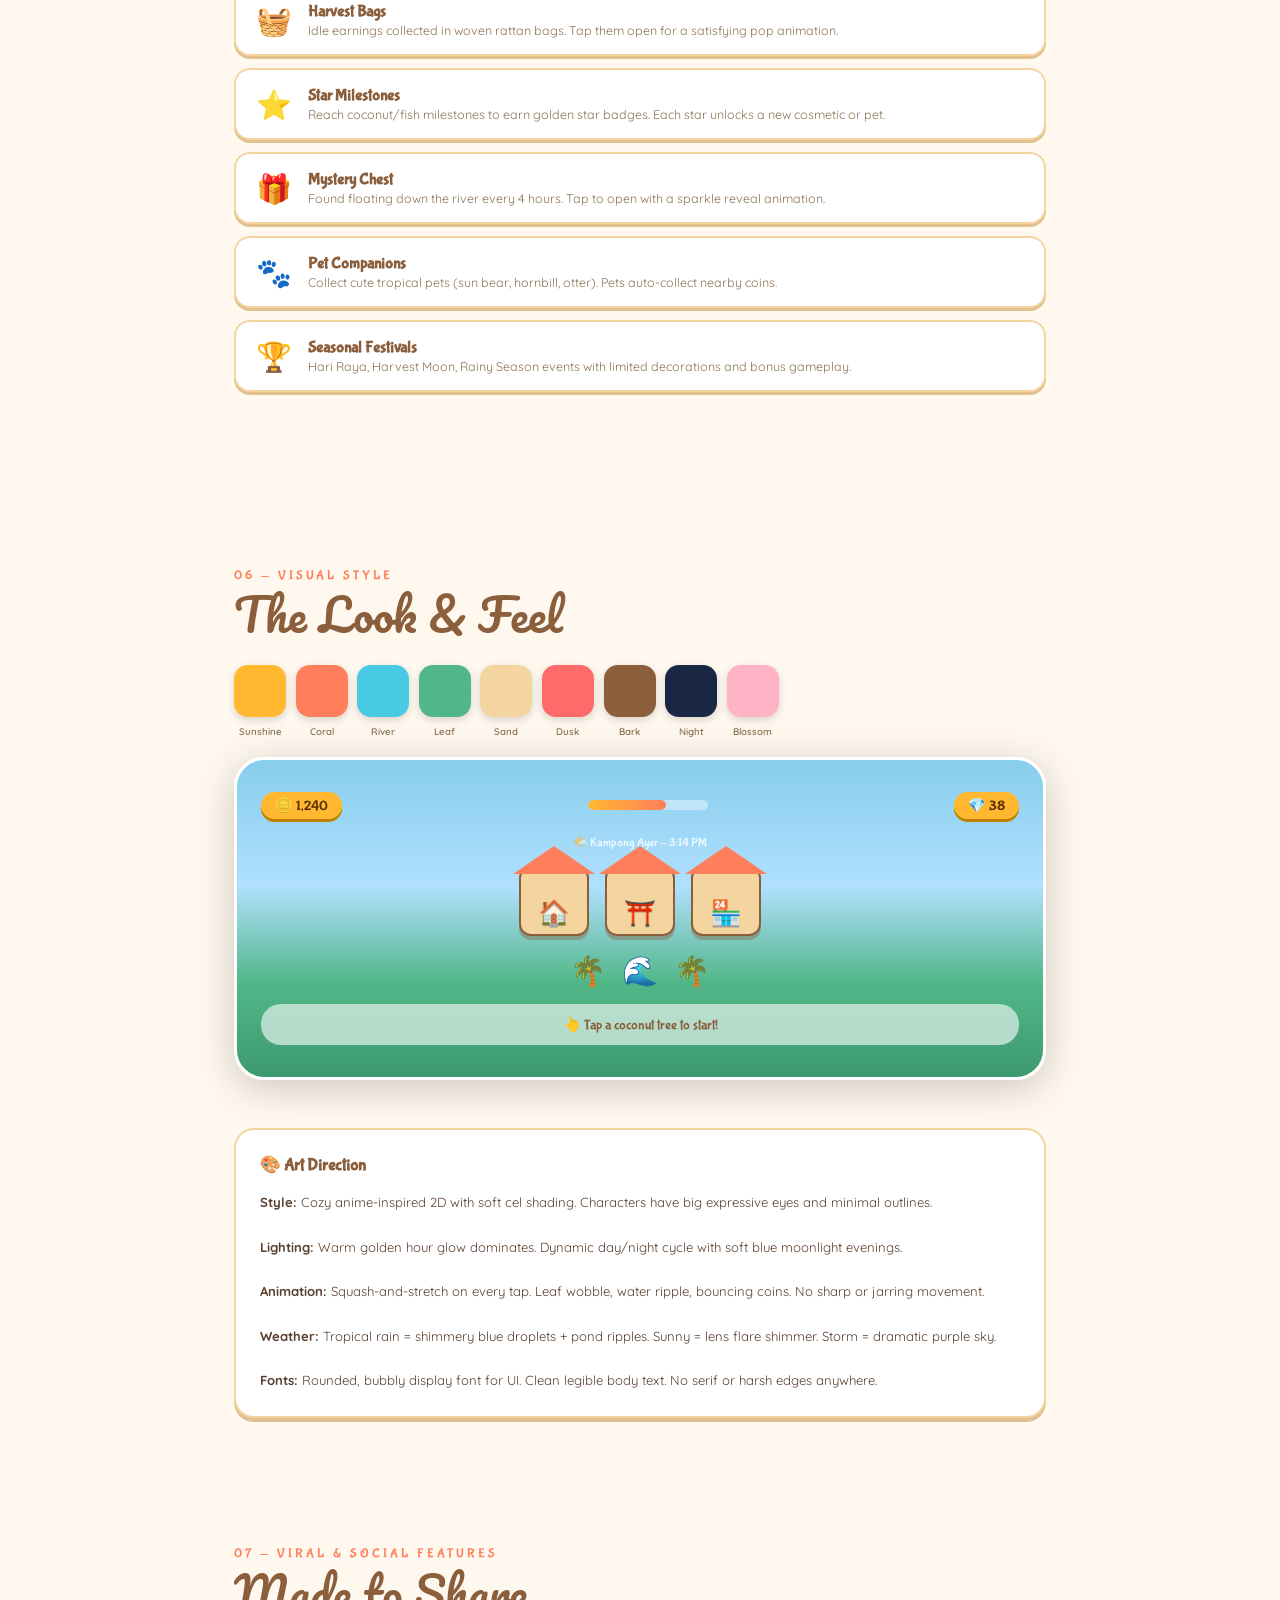
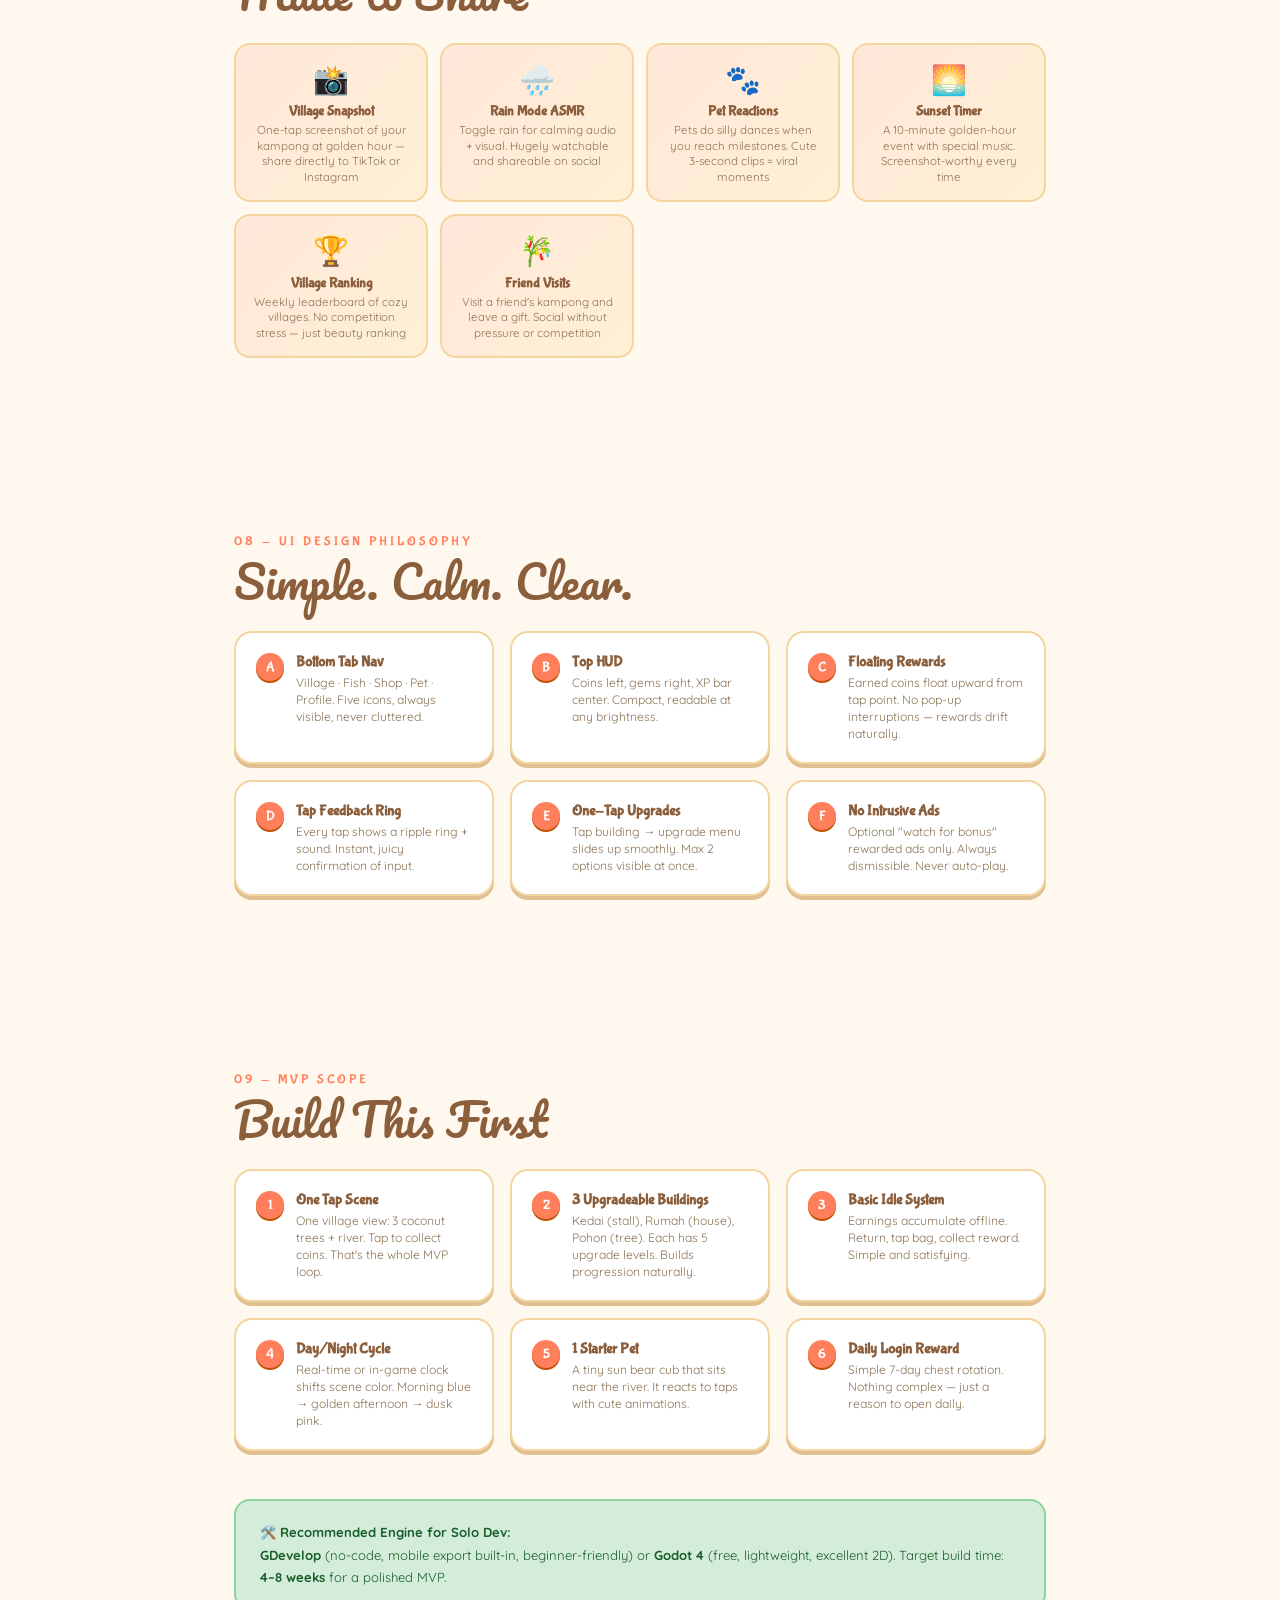
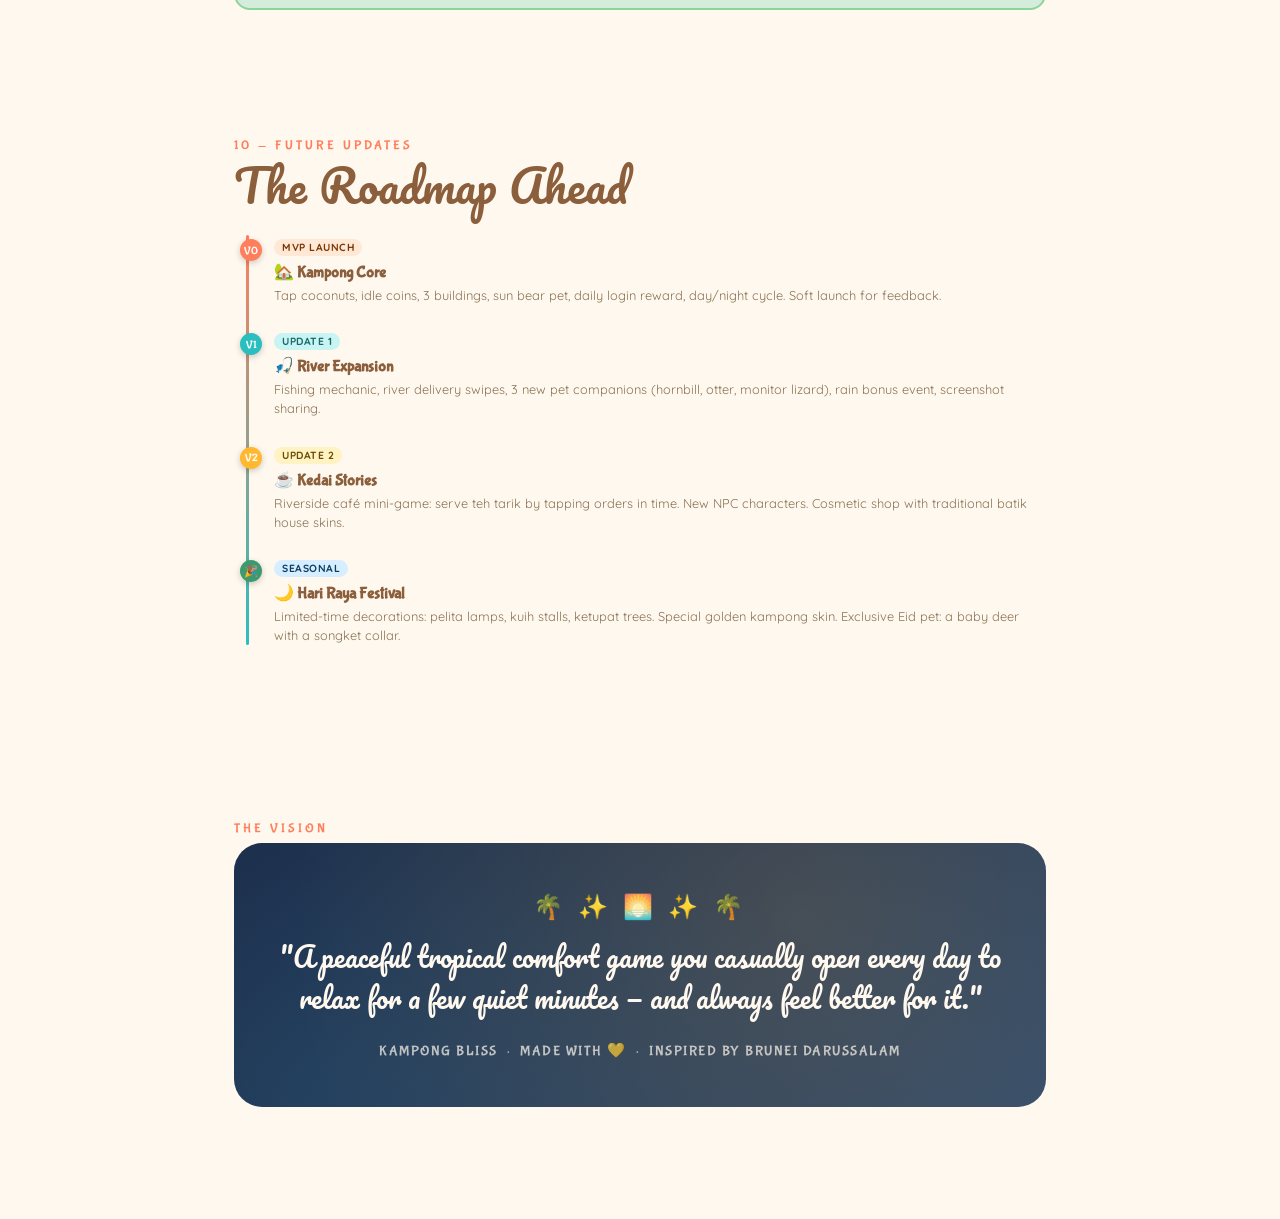
<file: creative-playground/index.html>
<!DOCTYPE html>
<html lang="en">
<head>
<meta charset="UTF-8">
<meta name="viewport" content="width=device-width, initial-scale=1.0">
<title>Kampong Bliss — Game Design Document</title>
<link href="https://fonts.googleapis.com/css2?family=Bubblegum+Sans&family=Quicksand:wght@400;500;600;700&family=Pacifico&display=swap" rel="stylesheet">
<style>
:root {
--sun: #FFB830;
--coral: #FF7F5C;
--teal: #2ABFBF;
--jungle: #3D9970;
--sky: #87CEEB;
--dusk: #FF6B6B;
--cream: #FFF8EE;
--bark: #8B5E3C;
--leaf: #52B788;
--sand: #F4D5A0;
--water: #48CAE4;
--night: #1A2744;
--pink: #FFB3C6;
}

* { margin: 0; padding: 0; box-sizing: border-box; }

body {
background: var(--cream);
font-family: 'Quicksand', sans-serif;
color: #3A2E1F;
overflow-x: hidden;
}

/* Floating Particles */
.particle {
position: fixed;
pointer-events: none;
font-size: 1.4rem;
animation: floatUp linear infinite;
opacity: 0;
z-index: 0;
}
@keyframes floatUp {
0% { transform: translateY(100vh) rotate(0deg); opacity: 0; }
10% { opacity: 0.7; }
90% { opacity: 0.5; }
100% { transform: translateY(-10vh) rotate(360deg); opacity: 0; }
}

/* HERO */
.hero {
position: relative;
min-height: 100vh;
background: linear-gradient(180deg, #FFA552 0%, #FF7043 30%, #FF8A65 55%, #87CEEB 100%);
display: flex;
flex-direction: column;
align-items: center;
justify-content: center;
overflow: hidden;
text-align: center;
padding: 2rem;
}

.hero-sun {
position: absolute;
top: 10%;
left: 50%;
transform: translateX(-50%);
width: 110px; height: 110px;
background: radial-gradient(circle, #FFEF61 30%, #FFB830 70%, transparent 100%);
border-radius: 50%;
box-shadow: 0 0 80px 40px rgba(255,184,48,0.5);
animation: pulse 3s ease-in-out infinite;
}
@keyframes pulse {
0%,100% { transform: translateX(-50%) scale(1); box-shadow: 0 0 80px 40px rgba(255,184,48,0.5); }
50% { transform: translateX(-50%) scale(1.07); box-shadow: 0 0 100px 55px rgba(255,184,48,0.6); }
}

.hero-mountains {
position: absolute;
bottom: 0; left: 0; right: 0;
height: 220px;
}
.mountain { position: absolute; bottom: 0; }
.m1 { left: -5%; width: 55%; height: 180px; background: #3D9970; clip-path: polygon(50% 0%,100% 100%,0 100%); }
.m2 { left: 30%; width: 40%; height: 140px; background: #52B788; clip-path: polygon(50% 0%,100% 100%,0 100%); }
.m3 { right: -5%; width: 50%; height: 160px; background: #2E7D5E; clip-path: polygon(50% 0%,100% 100%,0 100%); }

.hero-water {
position: absolute;
bottom: 0; left: 0; right: 0;
height: 70px;
background: linear-gradient(180deg, #48CAE4 0%, #0096C7 100%);
border-radius: 60% 60% 0 0 / 30px 30px 0 0;
}

.hero-title {
position: relative;
z-index: 2;
margin-top: -2rem;
}
.title-main {
font-family: 'Pacifico', cursive;
font-size: clamp(3rem, 12vw, 6rem);
color: #fff;
text-shadow: 0 4px 0 #c05000, 0 8px 20px rgba(0,0,0,0.25);
line-height: 1;
letter-spacing: -1px;
}
.title-sub {
font-family: 'Bubblegum Sans', cursive;
font-size: clamp(1rem, 4vw, 1.6rem);
color: #FFF8EE;
text-shadow: 0 2px 8px rgba(0,0,0,0.3);
margin-top: 0.5rem;
letter-spacing: 2px;
}
.title-badge {
display: inline-block;
background: var(--sun);
color: #5A2D00;
font-family: 'Bubblegum Sans', cursive;
font-size: 0.85rem;
padding: 4px 14px;
border-radius: 999px;
margin-top: 1rem;
box-shadow: 0 3px 0 #c08000;
letter-spacing: 1px;
}

.scroll-hint {
position: absolute;
bottom: 90px;
left: 50%;
transform: translateX(-50%);
color: rgba(255,255,255,0.85);
font-size: 0.85rem;
font-family: 'Bubblegum Sans', cursive;
letter-spacing: 1px;
animation: bounce 1.8s ease-in-out infinite;
z-index: 2;
}
@keyframes bounce { 0%,100%{transform:translateX(-50%) translateY(0)} 50%{transform:translateX(-50%) translateY(-8px)} }

/* SECTIONS */
.section {
padding: 4rem 1.5rem;
max-width: 860px;
margin: 0 auto;
}

.section-label {
font-family: 'Bubblegum Sans', cursive;
font-size: 0.8rem;
letter-spacing: 3px;
color: var(--coral);
text-transform: uppercase;
margin-bottom: 0.4rem;
}
.section-title {
font-family: 'Pacifico', cursive;
font-size: clamp(1.8rem, 6vw, 2.8rem);
line-height: 1.15;
color: var(--bark);
margin-bottom: 1.5rem;
}

/* GAME HOOK CARD */
.hook-card {
background: linear-gradient(135deg, #FF7F5C, #FFB830);
border-radius: 24px;
padding: 2.5rem 2rem;
color: white;
text-align: center;
box-shadow: 0 8px 0 #c05000, 0 16px 40px rgba(255,127,92,0.35);
margin-bottom: 3rem;
position: relative;
overflow: hidden;
}
.hook-card::before {
content: '';
position: absolute; inset: 0;
background: radial-gradient(circle at 30% 30%, rgba(255,255,255,0.15), transparent 60%);
}
.hook-emoji { font-size: 3rem; margin-bottom: 0.75rem; display: block; }
.hook-text {
font-family: 'Bubblegum Sans', cursive;
font-size: clamp(1.15rem, 4vw, 1.6rem);
line-height: 1.5;
position: relative;
}

/* TITLE CARDS */
.titles-grid {
display: grid;
grid-template-columns: repeat(auto-fit, minmax(210px, 1fr));
gap: 1rem;
margin-bottom: 3rem;
}
.title-card {
background: white;
border-radius: 20px;
padding: 1.5rem 1.25rem;
box-shadow: 0 4px 0 #e0c090, 0 8px 24px rgba(0,0,0,0.07);
display: flex;
align-items: flex-start;
gap: 1rem;
transition: transform 0.2s, box-shadow 0.2s;
cursor: default;
border: 2px solid #F4D5A0;
}
.title-card:hover {
transform: translateY(-4px);
box-shadow: 0 8px 0 #e0c090, 0 16px 36px rgba(0,0,0,0.1);
}
.title-card-icon { font-size: 2.2rem; flex-shrink: 0; }
.title-card-name {
font-family: 'Bubblegum Sans', cursive;
font-size: 1.05rem;
color: var(--bark);
line-height: 1.2;
margin-bottom: 4px;
}
.title-card-tagline { font-size: 0.78rem; color: #8B7355; line-height: 1.4; }

/* GAMEPLAY LOOP */
.loop-strip {
display: flex;
align-items: center;
gap: 0;
overflow-x: auto;
padding-bottom: 0.5rem;
margin-bottom: 3rem;
scrollbar-width: none;
}
.loop-strip::-webkit-scrollbar { display: none; }
.loop-step {
flex: 0 0 auto;
background: white;
border: 2.5px solid var(--sand);
border-radius: 18px;
padding: 1.25rem 1rem;
text-align: center;
width: 140px;
box-shadow: 0 4px 0 #e0c090;
}
.loop-step-icon { font-size: 2rem; margin-bottom: 0.5rem; }
.loop-step-label {
font-family: 'Bubblegum Sans', cursive;
font-size: 0.88rem;
color: var(--bark);
line-height: 1.3;
}
.loop-arrow {
flex: 0 0 auto;
font-size: 1.4rem;
color: var(--coral);
padding: 0 0.4rem;
}

/* MECHANICS GRID */
.mechanics-grid {
display: grid;
grid-template-columns: repeat(auto-fit, minmax(175px, 1fr));
gap: 1rem;
margin-bottom: 3rem;
}
.mechanic-chip {
border-radius: 16px;
padding: 1.25rem 1rem;
text-align: center;
box-shadow: 0 4px 0 rgba(0,0,0,0.12);
transition: transform 0.2s;
}
.mechanic-chip:hover { transform: translateY(-3px); }
.mechanic-chip .icon { font-size: 1.8rem; margin-bottom: 0.4rem; }
.mechanic-chip h4 {
font-family: 'Bubblegum Sans', cursive;
font-size: 0.95rem;
margin-bottom: 0.3rem;
}
.mechanic-chip p { font-size: 0.75rem; line-height: 1.4; opacity: 0.85; }
.chip-teal { background: #C8F4F4; color: #1A6868; box-shadow: 0 4px 0 #7DCECE; }
.chip-orange { background: #FFE8D6; color: #7A3500; box-shadow: 0 4px 0 #FFBF8A; }
.chip-green { background: #D4EDDA; color: #1A5E2A; box-shadow: 0 4px 0 #8CD49A; }
.chip-pink { background: #FFD6E0; color: #7A1A2E; box-shadow: 0 4px 0 #FFAAB8; }
.chip-yellow { background: #FFF3C4; color: #6B4C00; box-shadow: 0 4px 0 #FFD966; }
.chip-blue { background: #D6EEFF; color: #0A3D62; box-shadow: 0 4px 0 #8AC6EE; }

/* REWARDS */
.rewards-list {
display: flex;
flex-direction: column;
gap: 0.75rem;
margin-bottom: 3rem;
}
.reward-row {
background: white;
border-radius: 16px;
border: 2px solid var(--sand);
padding: 1rem 1.25rem;
display: flex;
align-items: center;
gap: 1rem;
box-shadow: 0 3px 0 #e0c090;
transition: transform 0.2s;
}
.reward-row:hover { transform: translateX(4px); }
.reward-icon { font-size: 1.8rem; flex-shrink: 0; }
.reward-text h4 {
font-family: 'Bubblegum Sans', cursive;
font-size: 0.98rem;
color: var(--bark);
}
.reward-text p { font-size: 0.78rem; color: #8B7355; margin-top: 2px; }

/* VISUAL PALETTE */
.palette-strip {
display: flex;
gap: 0.6rem;
flex-wrap: wrap;
margin-bottom: 1.5rem;
}
.swatch {
width: 52px; height: 52px;
border-radius: 14px;
box-shadow: 0 3px 8px rgba(0,0,0,0.15);
display: flex;
align-items: center;
justify-content: center;
font-size: 1.1rem;
position: relative;
}
.swatch span {
position: absolute;
bottom: -20px;
font-size: 0.6rem;
color: #8B7355;
white-space: nowrap;
font-weight: 600;
}

/* UI MOCKUP */
.ui-mockup {
background: linear-gradient(180deg, #87CEEB 0%, #B0E0FF 40%, #52B788 70%, #3D9970 100%);
border-radius: 30px;
padding: 2rem 1.5rem;
position: relative;
overflow: hidden;
margin-bottom: 3rem;
box-shadow: 0 8px 40px rgba(0,0,0,0.2);
border: 3px solid white;
min-height: 320px;
}
.ui-top-bar {
display: flex;
justify-content: space-between;
align-items: center;
margin-bottom: 1rem;
}
.ui-coin {
background: var(--sun);
border-radius: 999px;
padding: 5px 14px;
font-family: 'Bubblegum Sans', cursive;
font-size: 0.88rem;
color: #5A3000;
box-shadow: 0 3px 0 #c08000;
display: flex; align-items: center; gap: 4px;
}
.ui-progress {
background: rgba(255,255,255,0.4);
border-radius: 999px;
height: 10px;
width: 120px;
overflow: hidden;
backdrop-filter: blur(4px);
}
.ui-progress-fill {
height: 100%;
width: 65%;
background: linear-gradient(90deg, var(--sun), var(--coral));
border-radius: 999px;
}
.ui-scene {
display: flex;
justify-content: center;
gap: 1rem;
margin: 1rem 0;
flex-wrap: wrap;
}
.kampong-house {
background: var(--sand);
width: 70px; height: 70px;
border-radius: 12px;
border: 2px solid var(--bark);
display: flex; flex-direction: column;
align-items: center; justify-content: flex-end;
padding-bottom: 6px;
font-size: 1.6rem;
position: relative;
box-shadow: 0 4px 0 rgba(139,94,60,0.4);
}
.kampong-house::before {
content: '';
position: absolute;
top: -22px; left: -8px; right: -8px;
height: 28px;
background: var(--coral);
clip-path: polygon(0 100%, 50% 0%, 100% 100%);
}
.ui-tap-hint {
text-align: center;
background: rgba(255,255,255,0.6);
backdrop-filter: blur(8px);
border-radius: 20px;
padding: 0.75rem 1.5rem;
font-family: 'Bubblegum Sans', cursive;
font-size: 0.9rem;
color: var(--bark);
margin-top: 1rem;
animation: tapPulse 2s ease-in-out infinite;
}
@keyframes tapPulse { 0%,100%{transform:scale(1)} 50%{transform:scale(1.03)} }

/* MVP TABLE */
.mvp-list {
display: grid;
grid-template-columns: repeat(auto-fit, minmax(240px, 1fr));
gap: 1rem;
margin-bottom: 3rem;
}
.mvp-item {
background: white;
border-radius: 18px;
padding: 1.25rem;
border: 2px solid var(--sand);
box-shadow: 0 4px 0 #e0c090;
display: flex;
gap: 0.75rem;
align-items: flex-start;
}
.mvp-num {
background: var(--coral);
color: white;
font-family: 'Bubblegum Sans', cursive;
font-size: 0.85rem;
width: 28px; height: 28px;
border-radius: 50%;
display: flex; align-items: center; justify-content: center;
flex-shrink: 0;
box-shadow: 0 2px 0 #c05000;
}
.mvp-text h4 {
font-family: 'Bubblegum Sans', cursive;
font-size: 0.92rem;
color: var(--bark);
margin-bottom: 3px;
}
.mvp-text p { font-size: 0.76rem; color: #8B7355; line-height: 1.4; }

/* EXPANSION TIMELINE */
.timeline {
position: relative;
padding-left: 2.5rem;
margin-bottom: 3rem;
}
.timeline::before {
content: '';
position: absolute;
left: 12px; top: 0; bottom: 0;
width: 3px;
background: linear-gradient(180deg, var(--coral), var(--teal));
border-radius: 3px;
}
.timeline-item {
position: relative;
margin-bottom: 1.5rem;
}
.timeline-dot {
position: absolute;
left: -2.1rem;
top: 4px;
width: 22px; height: 22px;
border-radius: 50%;
display: flex; align-items: center; justify-content: center;
font-size: 0.7rem;
font-family: 'Bubblegum Sans', cursive;
color: white;
box-shadow: 0 2px 6px rgba(0,0,0,0.2);
}
.dot-coral { background: var(--coral); }
.dot-teal { background: var(--teal); }
.dot-sun { background: var(--sun); }
.dot-green { background: var(--jungle); }
.timeline-item h4 {
font-family: 'Bubblegum Sans', cursive;
font-size: 1rem;
color: var(--bark);
margin-bottom: 4px;
}
.timeline-item p { font-size: 0.8rem; color: #8B7355; line-height: 1.5; }
.phase-badge {
display: inline-block;
font-size: 0.65rem;
padding: 2px 8px;
border-radius: 999px;
margin-bottom: 6px;
font-weight: 700;
letter-spacing: 0.5px;
text-transform: uppercase;
}
.badge-mvp { background: #FFE8D6; color: #7A3500; }
.badge-v1 { background: #C8F4F4; color: #1A6868; }
.badge-v2 { background: #FFF3C4; color: #6B4C00; }
.badge-season { background: #D6EEFF; color: #0A3D62; }

/* VIRAL FEATURES */
.viral-grid {
display: grid;
grid-template-columns: repeat(auto-fit, minmax(160px, 1fr));
gap: 0.75rem;
margin-bottom: 3rem;
}
.viral-card {
background: linear-gradient(135deg, #FF7F5C22, #FFB83022);
border: 2px solid var(--sand);
border-radius: 16px;
padding: 1rem;
text-align: center;
transition: transform 0.2s, border-color 0.2s;
}
.viral-card:hover { transform: scale(1.04); border-color: var(--coral); }
.viral-card .vi { font-size: 1.8rem; margin-bottom: 0.4rem; }
.viral-card h4 {
font-family: 'Bubblegum Sans', cursive;
font-size: 0.88rem;
color: var(--bark);
margin-bottom: 3px;
}
.viral-card p { font-size: 0.72rem; color: #8B7355; line-height: 1.35; }

/* EMOTIONAL FOOTER */
.footer-card {
background: linear-gradient(135deg, #1A2744, #2E4A6E);
border-radius: 28px;
padding: 3rem 2rem;
text-align: center;
color: white;
position: relative;
overflow: hidden;
margin-bottom: 3rem;
}
.footer-card::before {
content: '';
position: absolute;
top: -50%; left: -50%;
width: 200%; height: 200%;
background: radial-gradient(circle at 60% 40%, rgba(255,184,48,0.15), transparent 50%),
radial-gradient(circle at 30% 70%, rgba(72,202,228,0.1), transparent 40%);
}
.footer-stars { font-size: 1.5rem; letter-spacing: 4px; margin-bottom: 1rem; }
.footer-quote {
font-family: 'Pacifico', cursive;
font-size: clamp(1.1rem, 4vw, 1.7rem);
line-height: 1.5;
color: #FFF8EE;
position: relative;
margin-bottom: 1.5rem;
}
.footer-sub {
font-family: 'Bubblegum Sans', cursive;
font-size: 0.9rem;
color: rgba(255,248,238,0.7);
letter-spacing: 1.5px;
position: relative;
}

/* Divider */
.tropical-divider {
text-align: center;
font-size: 1.5rem;
margin: 0.5rem 0 2rem;
letter-spacing: 8px;
opacity: 0.6;
}

/* Responsive tweaks */
@media (max-width: 480px) {
.loop-step { width: 120px; }
.title-card { gap: 0.75rem; }
}
</style>
</head>
<body>

</head>
<body>

<div style="padding:20px; position:fixed; top:10px; left:10px; z-index:9999;">

<a href="../index.html"
style="
text-decoration:none;
background:white;
padding:10px 18px;
border-radius:30px;
font-family:sans-serif;
color:#071633;
box-shadow:0 4px 10px rgba(0,0,0,.1);
">

← Back to Portfolio

</a>

</div>

<!-- Floating particles -->
<script>
  
<!-- Floating particles -->
<script>
const emojis = ['🌴','🥥','🌺','🌊','✨','🐠','🌸','☀️','🍃','🦋'];
for (let i = 0; i < 14; i++) {
const p = document.createElement('div');
p.className = 'particle';
p.textContent = emojis[Math.floor(Math.random() * emojis.length)];
p.style.left = Math.random() * 100 + 'vw';
p.style.animationDuration = (10 + Math.random() * 20) + 's';
p.style.animationDelay = (Math.random() * 15) + 's';
p.style.fontSize = (1 + Math.random() * 1.2) + 'rem';
document.body.appendChild(p);
}
</script>

<!-- HERO -->
<section class="hero">
<div class="hero-sun"></div>
<div class="hero-title">
<div class="title-main">Kampong Bliss</div>
<div class="title-sub">A Tropical Tap Adventure</div>
<div class="title-badge">🌴 Inspired by Brunei Darussalam 🌴</div>
</div>
<div class="hero-mountains">
<div class="mountain m1"></div>
<div class="mountain m2"></div>
<div class="mountain m3"></div>
</div>
<div class="hero-water"></div>
<div class="scroll-hint">✦ Scroll to explore the design ✦</div>
</section>

<!-- 1. TITLE IDEAS -->
<section class="section">
<div class="section-label">01 — Game Title Ideas</div>
<div class="section-title">Pick Your Name</div>
<div class="titles-grid">
<div class="title-card">
<div class="title-card-icon">🏡</div>
<div>
<div class="title-card-name">Kampong Bliss</div>
<div class="title-card-tagline">Warm village life in a peaceful tropical setting</div>
</div>
</div>
<div class="title-card">
<div class="title-card-icon">🥥</div>
<div>
<div class="title-card-name">Coconut Cove</div>
<div class="title-card-tagline">Tap coconuts, build your riverside village</div>
</div>
</div>
<div class="title-card">
<div class="title-card-icon">🎣</div>
<div>
<div class="title-card-name">Sungai Tap</div>
<div class="title-card-tagline">"Sungai" (river) — the heart of kampong life</div>
</div>
</div>
<div class="title-card">
<div class="title-card-icon">🌅</div>
<div>
<div class="title-card-name">Sunset Kedai</div>
<div class="title-card-tagline">Run a cozy riverside stall at golden hour</div>
</div>
</div>
<div class="title-card">
<div class="title-card-icon">🌧️</div>
<div>
<div class="title-card-name">Hujan Café</div>
<div class="title-card-tagline">"Hujan" (rain) — a rainy day café simulator</div>
</div>
</div>
<div class="title-card">
<div class="title-card-icon">🛶</div>
<div>
<div class="title-card-name">Perahu Dreams</div>
<div class="title-card-tagline">Gentle riverboat delivery & collection idle</div>
</div>
</div>
</div>
</section>

<!-- 2. GAMEPLAY HOOK -->
<section class="section">
<div class="section-label">02 — One-Sentence Hook</div>
<div class="section-title">The Big Idea</div>
<div class="hook-card">
<span class="hook-emoji">🌴</span>
<div class="hook-text">
"Tap coconuts, collect sunshine, feed your village, and build the most beautiful kampong on the river — one peaceful tap at a time."
</div>
</div>
</section>

<!-- 3. GAMEPLAY LOOP -->
<section class="section">
<div class="section-label">03 — Core Loop</div>
<div class="section-title">Tap. Earn. Grow.</div>
<div class="loop-strip">
<div class="loop-step">
<div class="loop-step-icon">👆</div>
<div class="loop-step-label">Tap coconut trees &amp; river fish</div>
</div>
<div class="loop-arrow">→</div>
<div class="loop-step">
<div class="loop-step-icon">🪙</div>
<div class="loop-step-label">Earn ringgit coins &amp; gems</div>
</div>
<div class="loop-arrow">→</div>
<div class="loop-step">
<div class="loop-step-icon">🏡</div>
<div class="loop-step-label">Upgrade kampong buildings</div>
</div>
<div class="loop-arrow">→</div>
<div class="loop-step">
<div class="loop-step-icon">🐱</div>
<div class="loop-step-label">Unlock cute pets &amp; characters</div>
</div>
<div class="loop-arrow">→</div>
<div class="loop-step">
<div class="loop-step-icon">💤</div>
<div class="loop-step-label">Idle earnings while away</div>
</div>
<div class="loop-arrow">→</div>
<div class="loop-step">
<div class="loop-step-icon">🌟</div>
<div class="loop-step-label">Return to collect &amp; discover</div>
</div>
</div>
</section>

<!-- 4. CORE MECHANICS -->
<section class="section">
<div class="section-label">04 — Core Mechanics</div>
<div class="section-title">How It Plays</div>
<div class="mechanics-grid">
<div class="mechanic-chip chip-teal">
<div class="icon">🥥</div>
<h4>Coconut Tap</h4>
<p>Tap glowing coconut trees. Each tap shakes the tree with a satisfying bounce and drops a coin.</p>
</div>
<div class="mechanic-chip chip-orange">
<div class="icon">🎣</div>
<h4>River Fishing</h4>
<p>Tap rippling water spots to pull fish. Rare fish sparkle and give bonus gems.</p>
</div>
<div class="mechanic-chip chip-green">
<div class="icon">🏡</div>
<h4>Village Builder</h4>
<p>Drag decorations to place them. Tap buildings to upgrade and unlock new income sources.</p>
</div>
<div class="mechanic-chip chip-pink">
<div class="icon">🌧️</div>
<h4>Rain Bonus</h4>
<p>When tropical rain falls, tap rain drops for double earnings. A beautiful visual event.</p>
</div>
<div class="mechanic-chip chip-yellow">
<div class="icon">🛶</div>
<h4>River Deliveries</h4>
<p>Swipe goods onto passing boats. Each successful swipe earns bonus coins and XP.</p>
</div>
<div class="mechanic-chip chip-blue">
<div class="icon">💤</div>
<h4>Idle Harvesting</h4>
<p>Village earns while you're away. Return to collect a satisfying pile of rewards.</p>
</div>
</div>
</section>

<!-- 5. REWARD SYSTEMS -->
<section class="section">
<div class="section-label">05 — Reward Systems</div>
<div class="section-title">Feel the Love</div>
<div class="rewards-list">
<div class="reward-row">
<div class="reward-icon">🌅</div>
<div class="reward-text">
<h4>Daily Sunrise Gift</h4>
<p>Log in each morning to unwrap a beautiful animated gift box. Streak bonuses for consecutive days.</p>
</div>
</div>
<div class="reward-row">
<div class="reward-icon">🧺</div>
<div class="reward-text">
<h4>Harvest Bags</h4>
<p>Idle earnings collected in woven rattan bags. Tap them open for a satisfying pop animation.</p>
</div>
</div>
<div class="reward-row">
<div class="reward-icon">⭐</div>
<div class="reward-text">
<h4>Star Milestones</h4>
<p>Reach coconut/fish milestones to earn golden star badges. Each star unlocks a new cosmetic or pet.</p>
</div>
</div>
<div class="reward-row">
<div class="reward-icon">🎁</div>
<div class="reward-text">
<h4>Mystery Chest</h4>
<p>Found floating down the river every 4 hours. Tap to open with a sparkle reveal animation.</p>
</div>
</div>
<div class="reward-row">
<div class="reward-icon">🐾</div>
<div class="reward-text">
<h4>Pet Companions</h4>
<p>Collect cute tropical pets (sun bear, hornbill, otter). Pets auto-collect nearby coins.</p>
</div>
</div>
<div class="reward-row">
<div class="reward-icon">🏆</div>
<div class="reward-text">
<h4>Seasonal Festivals</h4>
<p>Hari Raya, Harvest Moon, Rainy Season events with limited decorations and bonus gameplay.</p>
</div>
</div>
</div>
</section>

<!-- 6. VISUAL STYLE -->
<section class="section">
<div class="section-label">06 — Visual Style</div>
<div class="section-title">The Look & Feel</div>

<div class="palette-strip" style="margin-bottom:2.5rem;">
<div class="swatch" style="background:#FFB830"><span>Sunshine</span></div>
<div class="swatch" style="background:#FF7F5C"><span>Coral</span></div>
<div class="swatch" style="background:#48CAE4"><span>River</span></div>
<div class="swatch" style="background:#52B788"><span>Leaf</span></div>
<div class="swatch" style="background:#F4D5A0"><span>Sand</span></div>
<div class="swatch" style="background:#FF6B6B"><span>Dusk</span></div>
<div class="swatch" style="background:#8B5E3C"><span>Bark</span></div>
<div class="swatch" style="background:#1A2744"><span>Night</span></div>
<div class="swatch" style="background:#FFB3C6"><span>Blossom</span></div>
</div>

<!-- UI MOCKUP -->
<div class="ui-mockup">
<div class="ui-top-bar">
<div class="ui-coin">🪙 1,240</div>
<div class="ui-progress"><div class="ui-progress-fill"></div></div>
<div class="ui-coin">💎 38</div>
</div>
<div style="text-align:center; font-family:'Bubblegum Sans',cursive; font-size:0.75rem; color:rgba(255,255,255,0.8); margin-bottom:0.75rem;">
🌤️ Kampong Ayer — 3:14 PM
</div>
<div class="ui-scene">
<div class="kampong-house">🏠</div>
<div class="kampong-house">⛩️</div>
<div class="kampong-house">🏪</div>
</div>
<div style="text-align:center; font-size:1.8rem; margin:0.5rem 0;">🌴&nbsp;&nbsp;🌊&nbsp;&nbsp;🌴</div>
<div class="ui-tap-hint">👆 Tap a coconut tree to start!</div>
</div>

<div style="background:white; border-radius:20px; border:2px solid var(--sand); padding:1.5rem; box-shadow:0 4px 0 #e0c090;">
<h4 style="font-family:'Bubblegum Sans',cursive; color:var(--bark); margin-bottom:1rem; font-size:1.05rem;">🎨 Art Direction</h4>
<p style="font-size:0.82rem; line-height:1.7; color:#5A4030;">
<strong>Style:</strong> Cozy anime-inspired 2D with soft cel shading. Characters have big expressive eyes and minimal outlines.<br><br>
<strong>Lighting:</strong> Warm golden hour glow dominates. Dynamic day/night cycle with soft blue moonlight evenings.<br><br>
<strong>Animation:</strong> Squash-and-stretch on every tap. Leaf wobble, water ripple, bouncing coins. No sharp or jarring movement.<br><br>
<strong>Weather:</strong> Tropical rain = shimmery blue droplets + pond ripples. Sunny = lens flare shimmer. Storm = dramatic purple sky.<br><br>
<strong>Fonts:</strong> Rounded, bubbly display font for UI. Clean legible body text. No serif or harsh edges anywhere.
</p>
</div>
</section>

<!-- 7. VIRAL FEATURES -->
<section class="section">
<div class="section-label">07 — Viral & Social Features</div>
<div class="section-title">Made to Share</div>
<div class="viral-grid">
<div class="viral-card">
<div class="vi">📸</div>
<h4>Village Snapshot</h4>
<p>One-tap screenshot of your kampong at golden hour — share directly to TikTok or Instagram</p>
</div>
<div class="viral-card">
<div class="vi">🌧️</div>
<h4>Rain Mode ASMR</h4>
<p>Toggle rain for calming audio + visual. Hugely watchable and shareable on social</p>
</div>
<div class="viral-card">
<div class="vi">🐾</div>
<h4>Pet Reactions</h4>
<p>Pets do silly dances when you reach milestones. Cute 3-second clips = viral moments</p>
</div>
<div class="viral-card">
<div class="vi">🌅</div>
<h4>Sunset Timer</h4>
<p>A 10-minute golden-hour event with special music. Screenshot-worthy every time</p>
</div>
<div class="viral-card">
<div class="vi">🏆</div>
<h4>Village Ranking</h4>
<p>Weekly leaderboard of cozy villages. No competition stress — just beauty ranking</p>
</div>
<div class="viral-card">
<div class="vi">🎋</div>
<h4>Friend Visits</h4>
<p>Visit a friend's kampong and leave a gift. Social without pressure or competition</p>
</div>
</div>
</section>

<!-- 8. UI DESIGN -->
<section class="section">
<div class="section-label">08 — UI Design Philosophy</div>
<div class="section-title">Simple. Calm. Clear.</div>
<div class="mvp-list">
<div class="mvp-item">
<div class="mvp-num">A</div>
<div class="mvp-text">
<h4>Bottom Tab Nav</h4>
<p>Village · Fish · Shop · Pet · Profile. Five icons, always visible, never cluttered.</p>
</div>
</div>
<div class="mvp-item">
<div class="mvp-num">B</div>
<div class="mvp-text">
<h4>Top HUD</h4>
<p>Coins left, gems right, XP bar center. Compact, readable at any brightness.</p>
</div>
</div>
<div class="mvp-item">
<div class="mvp-num">C</div>
<div class="mvp-text">
<h4>Floating Rewards</h4>
<p>Earned coins float upward from tap point. No pop-up interruptions — rewards drift naturally.</p>
</div>
</div>
<div class="mvp-item">
<div class="mvp-num">D</div>
<div class="mvp-text">
<h4>Tap Feedback Ring</h4>
<p>Every tap shows a ripple ring + sound. Instant, juicy confirmation of input.</p>
</div>
</div>
<div class="mvp-item">
<div class="mvp-num">E</div>
<div class="mvp-text">
<h4>One-Tap Upgrades</h4>
<p>Tap building → upgrade menu slides up smoothly. Max 2 options visible at once.</p>
</div>
</div>
<div class="mvp-item">
<div class="mvp-num">F</div>
<div class="mvp-text">
<h4>No Intrusive Ads</h4>
<p>Optional "watch for bonus" rewarded ads only. Always dismissible. Never auto-play.</p>
</div>
</div>
</div>
</section>

<!-- 9. MVP SCOPE -->
<section class="section">
<div class="section-label">09 — MVP Scope</div>
<div class="section-title">Build This First</div>
<div class="mvp-list">
<div class="mvp-item">
<div class="mvp-num">1</div>
<div class="mvp-text">
<h4>One Tap Scene</h4>
<p>One village view: 3 coconut trees + river. Tap to collect coins. That's the whole MVP loop.</p>
</div>
</div>
<div class="mvp-item">
<div class="mvp-num">2</div>
<div class="mvp-text">
<h4>3 Upgradeable Buildings</h4>
<p>Kedai (stall), Rumah (house), Pohon (tree). Each has 5 upgrade levels. Builds progression naturally.</p>
</div>
</div>
<div class="mvp-item">
<div class="mvp-num">3</div>
<div class="mvp-text">
<h4>Basic Idle System</h4>
<p>Earnings accumulate offline. Return, tap bag, collect reward. Simple and satisfying.</p>
</div>
</div>
<div class="mvp-item">
<div class="mvp-num">4</div>
<div class="mvp-text">
<h4>Day/Night Cycle</h4>
<p>Real-time or in-game clock shifts scene color. Morning blue → golden afternoon → dusk pink.</p>
</div>
</div>
<div class="mvp-item">
<div class="mvp-num">5</div>
<div class="mvp-text">
<h4>1 Starter Pet</h4>
<p>A tiny sun bear cub that sits near the river. It reacts to taps with cute animations.</p>
</div>
</div>
<div class="mvp-item">
<div class="mvp-num">6</div>
<div class="mvp-text">
<h4>Daily Login Reward</h4>
<p>Simple 7-day chest rotation. Nothing complex — just a reason to open daily.</p>
</div>
</div>
</div>
<div style="background:#D4EDDA; border-radius:16px; padding:1.25rem 1.5rem; border:2px solid #8CD49A; font-size:0.82rem; line-height:1.7; color:#1A5E2A;">
<strong>🛠️ Recommended Engine for Solo Dev:</strong><br>
<strong>GDevelop</strong> (no-code, mobile export built-in, beginner-friendly) or <strong>Godot 4</strong> (free, lightweight, excellent 2D). Target build time: <strong>4–8 weeks</strong> for a polished MVP.
</div>
</section>

<!-- 10. EXPANSION TIMELINE -->
<section class="section">
<div class="section-label">10 — Future Updates</div>
<div class="section-title">The Roadmap Ahead</div>
<div class="timeline">
<div class="timeline-item">
<div class="timeline-dot dot-coral">V0</div>
<div class="phase-badge badge-mvp">MVP Launch</div>
<h4>🏡 Kampong Core</h4>
<p>Tap coconuts, idle coins, 3 buildings, sun bear pet, daily login reward, day/night cycle. Soft launch for feedback.</p>
</div>
<div class="timeline-item">
<div class="timeline-dot dot-teal">V1</div>
<div class="phase-badge badge-v1">Update 1</div>
<h4>🎣 River Expansion</h4>
<p>Fishing mechanic, river delivery swipes, 3 new pet companions (hornbill, otter, monitor lizard), rain bonus event, screenshot sharing.</p>
</div>
<div class="timeline-item">
<div class="timeline-dot dot-sun">V2</div>
<div class="phase-badge badge-v2">Update 2</div>
<h4>☕ Kedai Stories</h4>
<p>Riverside café mini-game: serve teh tarik by tapping orders in time. New NPC characters. Cosmetic shop with traditional batik house skins.</p>
</div>
<div class="timeline-item">
<div class="timeline-dot dot-green">🎉</div>
<div class="phase-badge badge-season">Seasonal</div>
<h4>🌙 Hari Raya Festival</h4>
<p>Limited-time decorations: pelita lamps, kuih stalls, ketupat trees. Special golden kampong skin. Exclusive Eid pet: a baby deer with a songket collar.</p>
</div>
</div>
</section>

<!-- FINAL EMOTIONAL GOAL -->
<section class="section">
<div class="section-label">The Vision</div>
<div class="footer-card">
<div class="footer-stars">🌴 ✨ 🌅 ✨ 🌴</div>
<div class="footer-quote">
"A peaceful tropical comfort game you casually open every day to relax for a few quiet minutes — and always feel better for it."
</div>
<div class="footer-sub">KAMPONG BLISS &nbsp;·&nbsp; MADE WITH 💛 &nbsp;·&nbsp; INSPIRED BY BRUNEI DARUSSALAM</div>
</div>
</section>

</body>
</html>
</file>
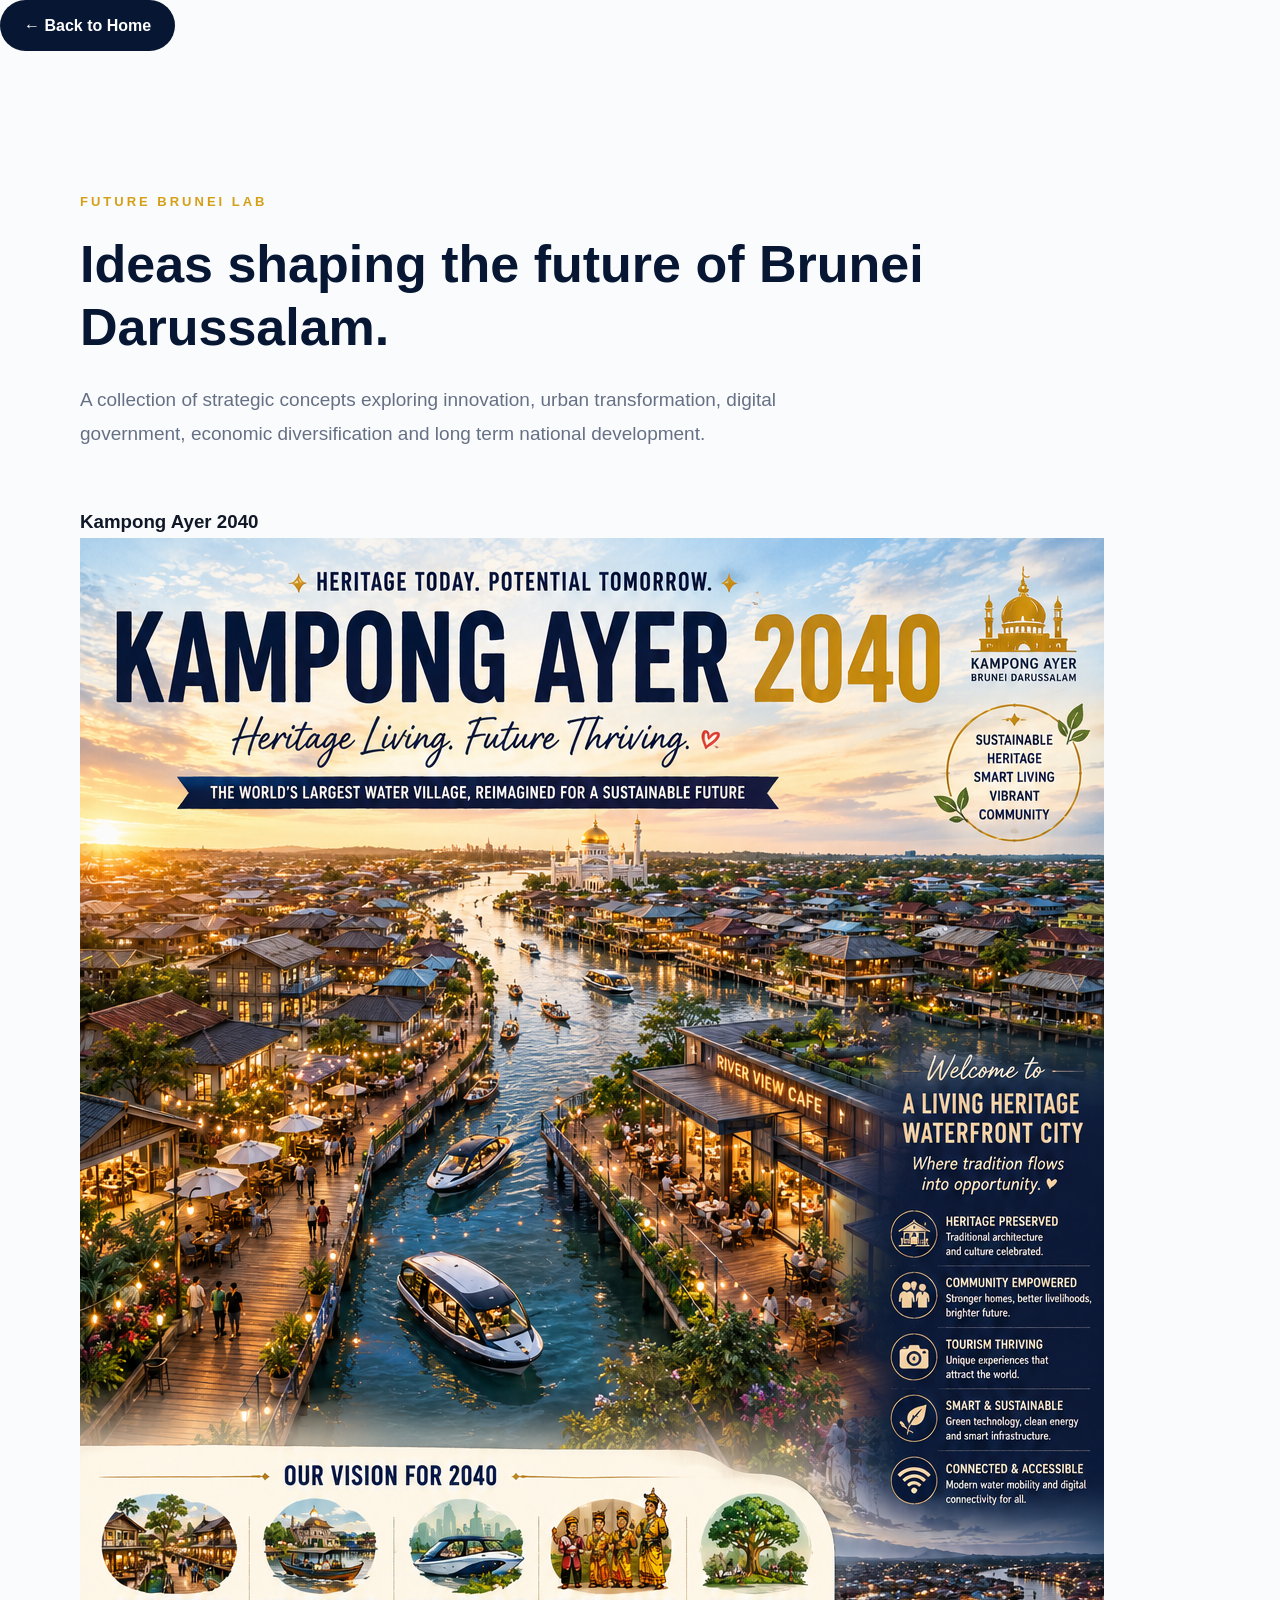
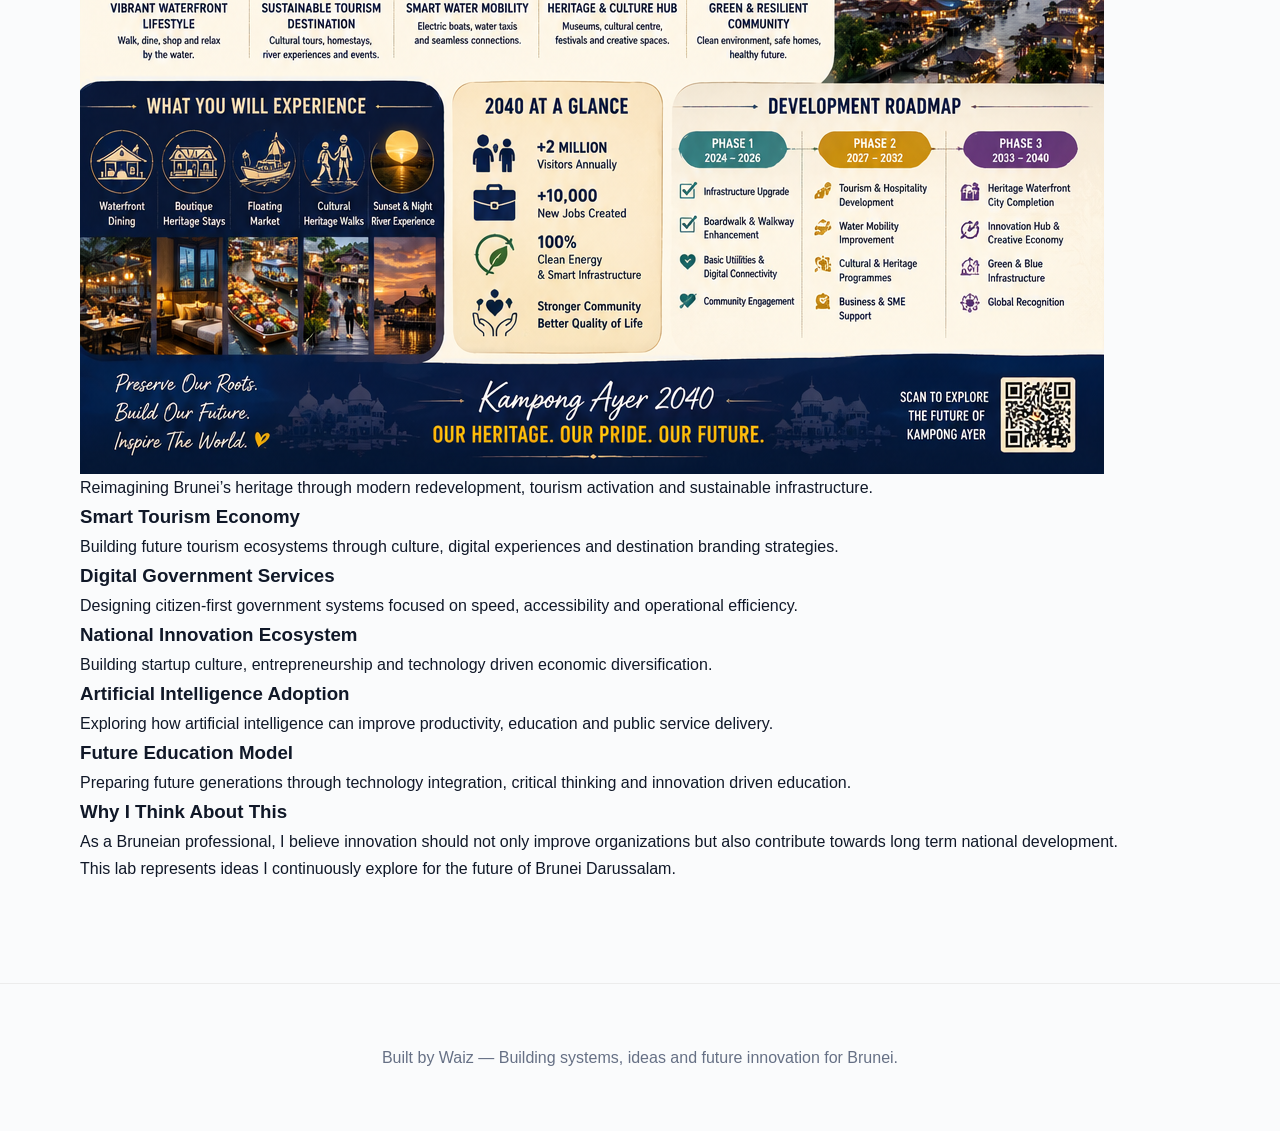
<file: future-brunei/index.html>
<!DOCTYPE html>
<html>

<head>
    <title>Future Brunei Lab</title>
    <link rel="stylesheet" href="../styles.css">
</head>

<body>

<!-- BACK BUTTON -->

<div class="back-button">
    <a href="../index.html">← Back to Home</a>
</div>


<section class="analytics-page">

    <p class="section-mini">FUTURE BRUNEI LAB</p>

    <h1>
        Ideas shaping the future of Brunei Darussalam.
    </h1>

    <p class="analytics-description">
        A collection of strategic concepts exploring innovation, urban transformation,
        digital government, economic diversification and long term national development.
    </p>


    <!-- FUTURE PROJECTS -->

    <div class="future-grid">

        <div class="future-card">
            <h3>Kampong Ayer 2040</h3>

            <img src="../assets/ai-gallery/KampongAyer2040.png">

            <p>
                Reimagining Brunei’s heritage through modern redevelopment,
                tourism activation and sustainable infrastructure.
            </p>
        </div>


        <div class="future-card">
            <h3>Smart Tourism Economy</h3>

            <div class="future-placeholder"></div>

            <p>
                Building future tourism ecosystems through culture,
                digital experiences and destination branding strategies.
            </p>
        </div>


        <div class="future-card">
            <h3>Digital Government Services</h3>

            <div class="future-placeholder"></div>

            <p>
                Designing citizen-first government systems focused on
                speed, accessibility and operational efficiency.
            </p>
        </div>


        <div class="future-card">
            <h3>National Innovation Ecosystem</h3>

            <div class="future-placeholder"></div>

            <p>
                Building startup culture, entrepreneurship
                and technology driven economic diversification.
            </p>
        </div>


        <div class="future-card">
            <h3>Artificial Intelligence Adoption</h3>

            <div class="future-placeholder"></div>

            <p>
                Exploring how artificial intelligence can improve
                productivity, education and public service delivery.
            </p>
        </div>


        <div class="future-card">
            <h3>Future Education Model</h3>

            <div class="future-placeholder"></div>

            <p>
                Preparing future generations through technology integration,
                critical thinking and innovation driven education.
            </p>
        </div>

    </div>


    <!-- PERSONAL BOX -->

    <div class="future-box">

        <h3>Why I Think About This</h3>

        <p>
            As a Bruneian professional, I believe innovation should not only improve
            organizations but also contribute towards long term national development.
        </p>

        <p>
            This lab represents ideas I continuously explore for the future
            of Brunei Darussalam.
        </p>

    </div>

</section>


<footer>
Built by Waiz — Building systems, ideas and future innovation for Brunei.
</footer>

</body>

</html>
</file>
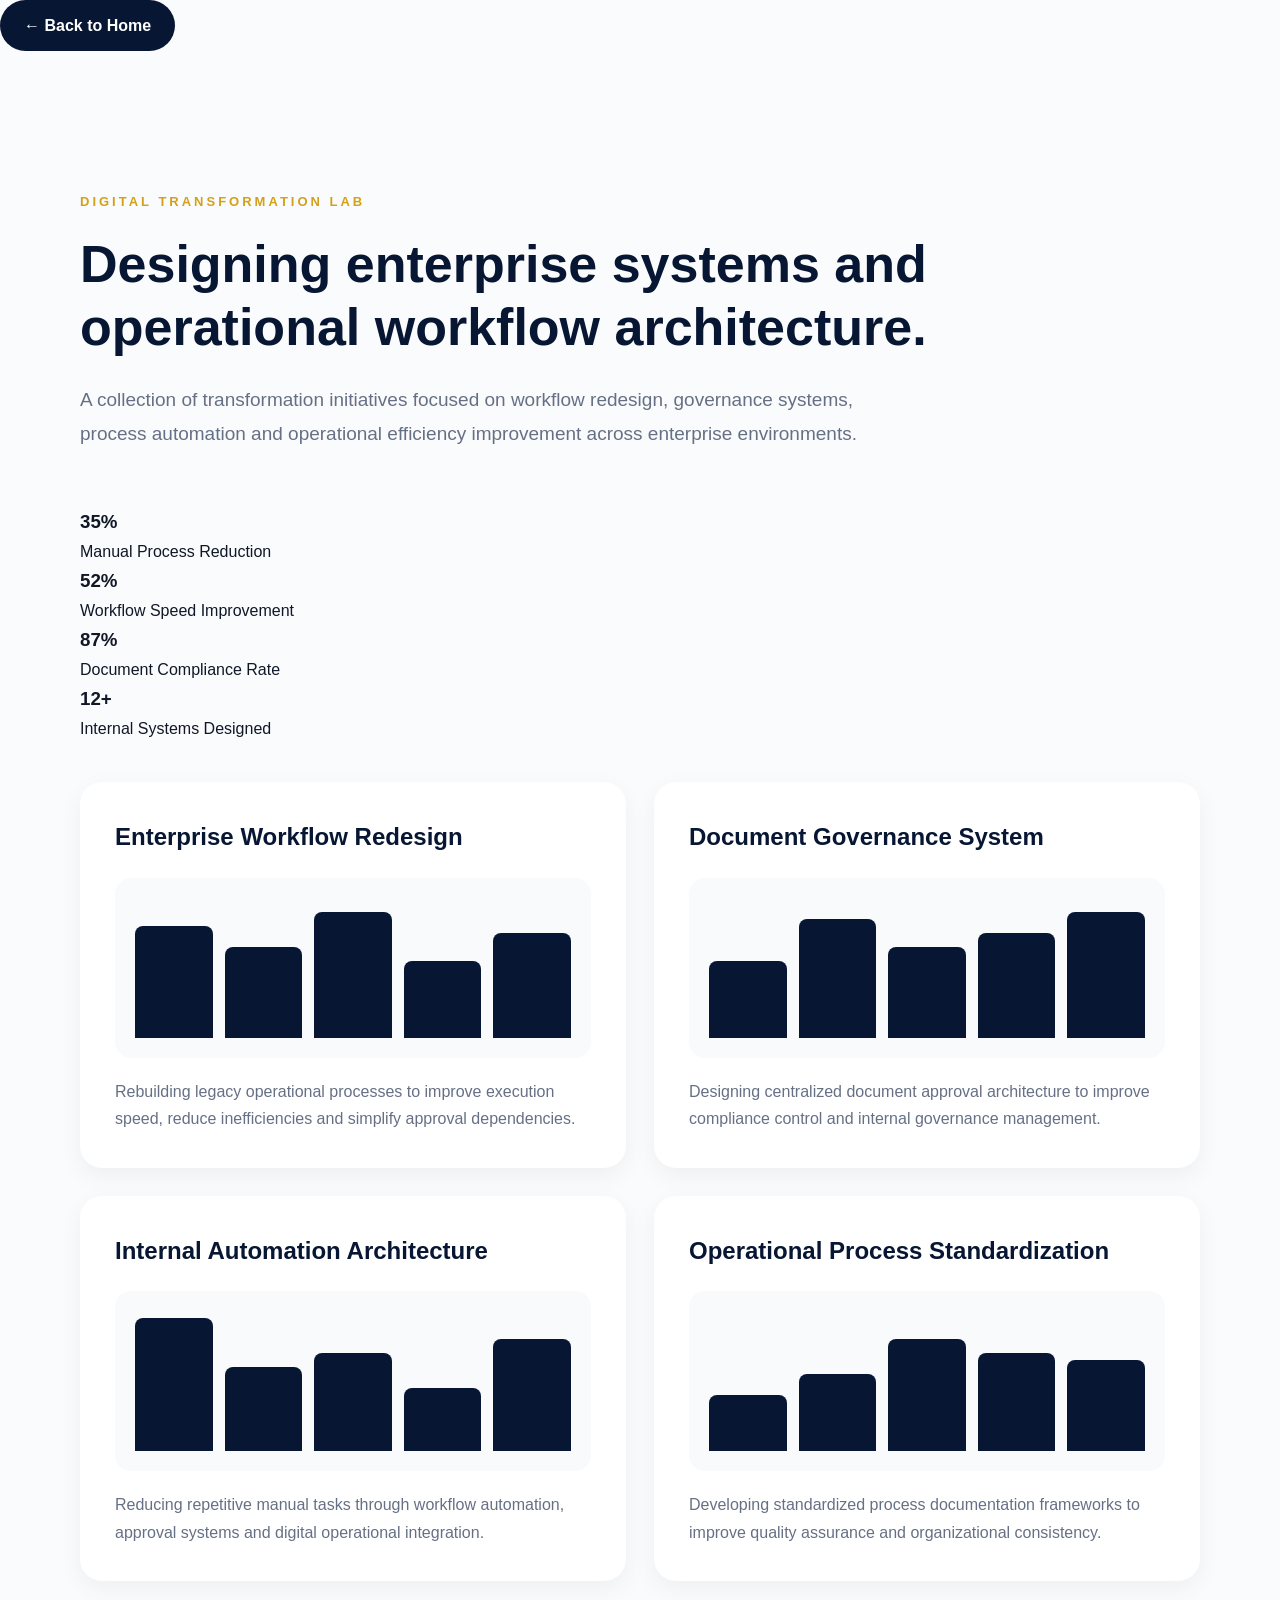
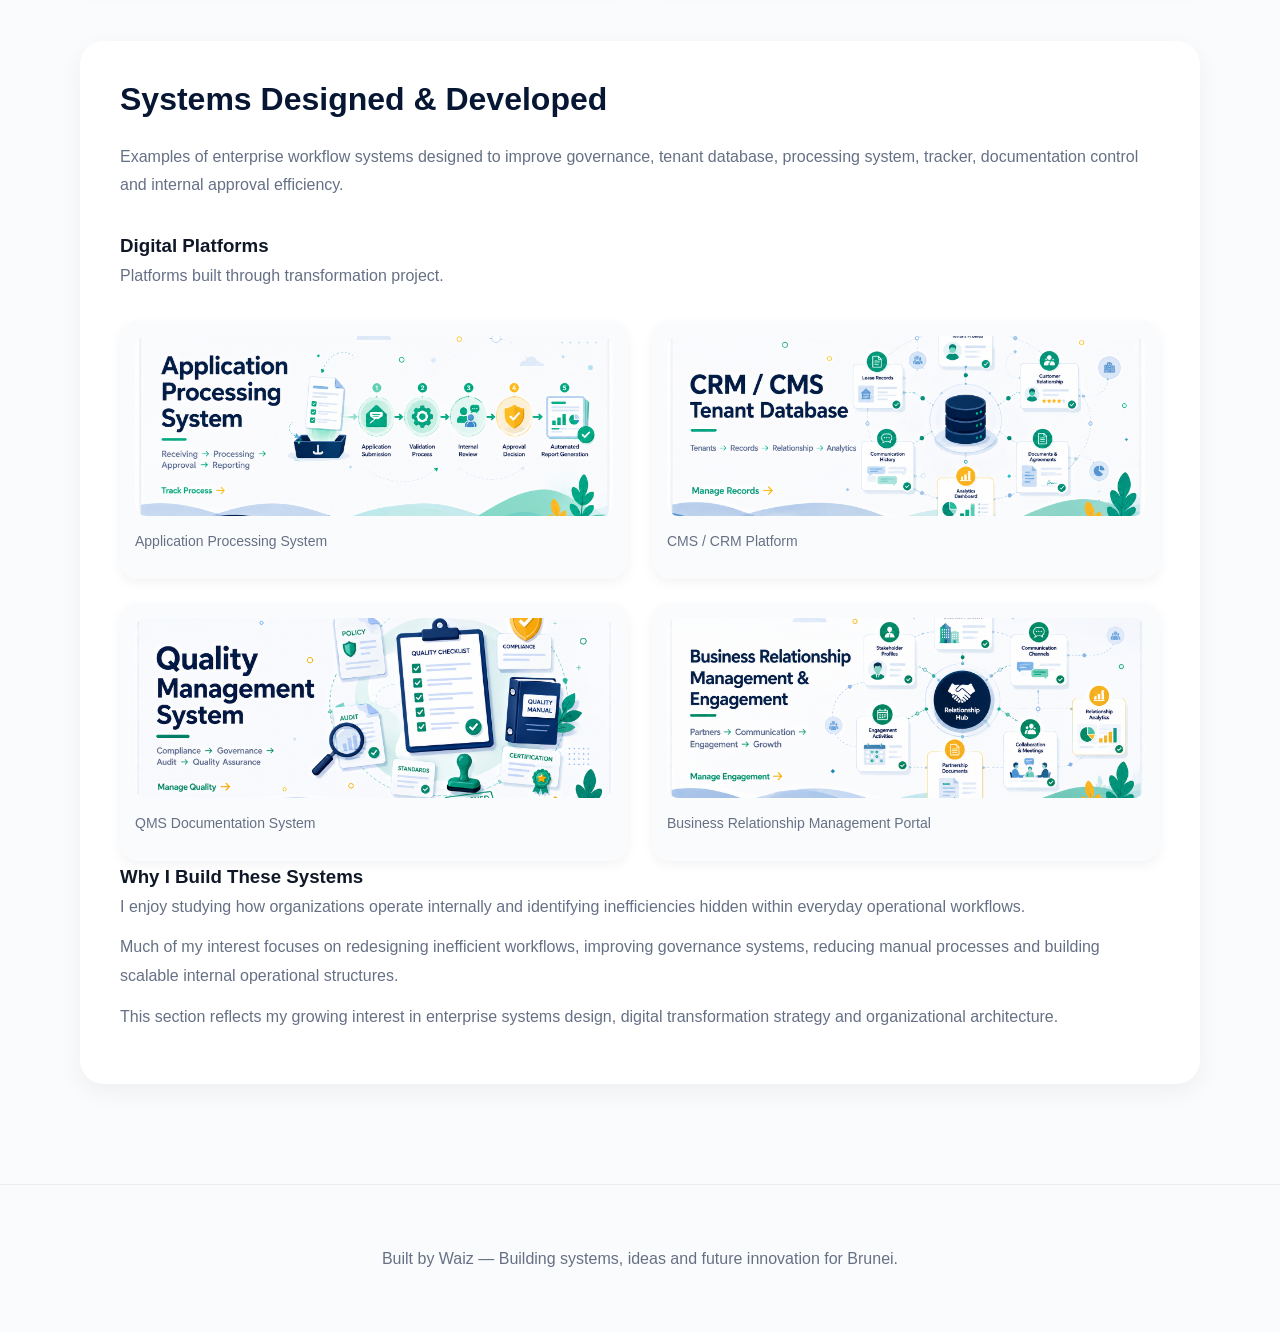
<file: transformation/index.html>
<!DOCTYPE html>
<html lang="en">

<head>

<meta charset="UTF-8">
<meta name="viewport" content="width=device-width, initial-scale=1.0">

<title>Digital Transformation</title>

<link rel="stylesheet" href="../styles.css">

</head>

<body>


<!-- BACK -->

<div class="back-button">

<a href="../index.html">
← Back to Home
</a>

</div>



<!-- PAGE -->

<section class="analytics-page">

<p class="section-mini">
DIGITAL TRANSFORMATION LAB
</p>

<h1>
Designing enterprise systems and operational workflow architecture.
</h1>

<p class="analytics-description">

A collection of transformation initiatives focused on workflow redesign, governance systems, process automation and operational efficiency improvement across enterprise environments.

</p>



<!-- METRICS -->

<div class="metrics-grid">

<div class="metric-box">
<h3>35%</h3>
<p>Manual Process Reduction</p>
</div>

<div class="metric-box">
<h3>52%</h3>
<p>Workflow Speed Improvement</p>
</div>

<div class="metric-box">
<h3>87%</h3>
<p>Document Compliance Rate</p>
</div>

<div class="metric-box">
<h3>12+</h3>
<p>Internal Systems Designed</p>
</div>

</div>



<!-- PROJECTS -->

<div class="dashboard-grid">


<div class="dashboard-card">

<h3>Enterprise Workflow Redesign</h3>

<div class="chart-bars">

<div class="bar" style="height:80%"></div>
<div class="bar" style="height:65%"></div>
<div class="bar" style="height:90%"></div>
<div class="bar" style="height:55%"></div>
<div class="bar" style="height:75%"></div>

</div>

<p>

Rebuilding legacy operational processes to improve execution speed, reduce inefficiencies and simplify approval dependencies.

</p>

</div>



<div class="dashboard-card">

<h3>Document Governance System</h3>

<div class="chart-bars">

<div class="bar" style="height:55%"></div>
<div class="bar" style="height:85%"></div>
<div class="bar" style="height:65%"></div>
<div class="bar" style="height:75%"></div>
<div class="bar" style="height:90%"></div>

</div>

<p>

Designing centralized document approval architecture to improve compliance control and internal governance management.

</p>

</div>



<div class="dashboard-card">

<h3>Internal Automation Architecture</h3>

<div class="chart-bars">

<div class="bar" style="height:95%"></div>
<div class="bar" style="height:60%"></div>
<div class="bar" style="height:70%"></div>
<div class="bar" style="height:45%"></div>
<div class="bar" style="height:80%"></div>

</div>

<p>

Reducing repetitive manual tasks through workflow automation, approval systems and digital operational integration.

</p>

</div>



<div class="dashboard-card">

<h3>Operational Process Standardization</h3>

<div class="chart-bars">

<div class="bar" style="height:40%"></div>
<div class="bar" style="height:55%"></div>
<div class="bar" style="height:80%"></div>
<div class="bar" style="height:70%"></div>
<div class="bar" style="height:65%"></div>

</div>

<p>

Developing standardized process documentation frameworks to improve quality assurance and organizational consistency.

</p>

</div>


</div>



<!-- SYSTEMS -->

<div class="insights-box">

<h2>
Systems Designed & Developed
</h2>

<p style="margin-bottom:30px;">

Examples of enterprise workflow systems designed to improve governance, tenant database, processing system, tracker, documentation control and internal approval efficiency.

</p>

<!-- INTERNAL SYSTEMS -->

<div class="executive-box">

<h3> Digital Platforms </h3>

<p>
Platforms built through transformation project.
</p>

<div class="system-preview-grid">

<div class="system-preview">

<img src="../assets/ai-gallery/APS.png">

<p>Application Processing System</p>

</div>


<div class="system-preview">

<img src="../assets/ai-gallery/CRM.png">

<p>CMS / CRM Platform</p>

</div>


<div class="system-preview">

<img src="../assets/ai-gallery/QMSPortfolio.png">

<p>QMS Documentation System</p>

</div>


<div class="system-preview">

<img src="../assets/ai-gallery/BRM.png">

<p>Business Relationship Management Portal</p>

</div>

</div>

</div>



<!-- WHY -->

<div class="executive-box">

<h3>
Why I Build These Systems
</h3>

<p>

I enjoy studying how organizations operate internally and identifying inefficiencies hidden within everyday operational workflows.

</p>

<p>

Much of my interest focuses on redesigning inefficient workflows, improving governance systems, reducing manual processes and building scalable internal operational structures.

</p>

<p>

This section reflects my growing interest in enterprise systems design, digital transformation strategy and organizational architecture.

</p>

</div>


</section>



<!-- FOOTER -->

<footer>

Built by Waiz —
Building systems, ideas and future innovation for Brunei.

</footer>


</body>

</html>
</file>
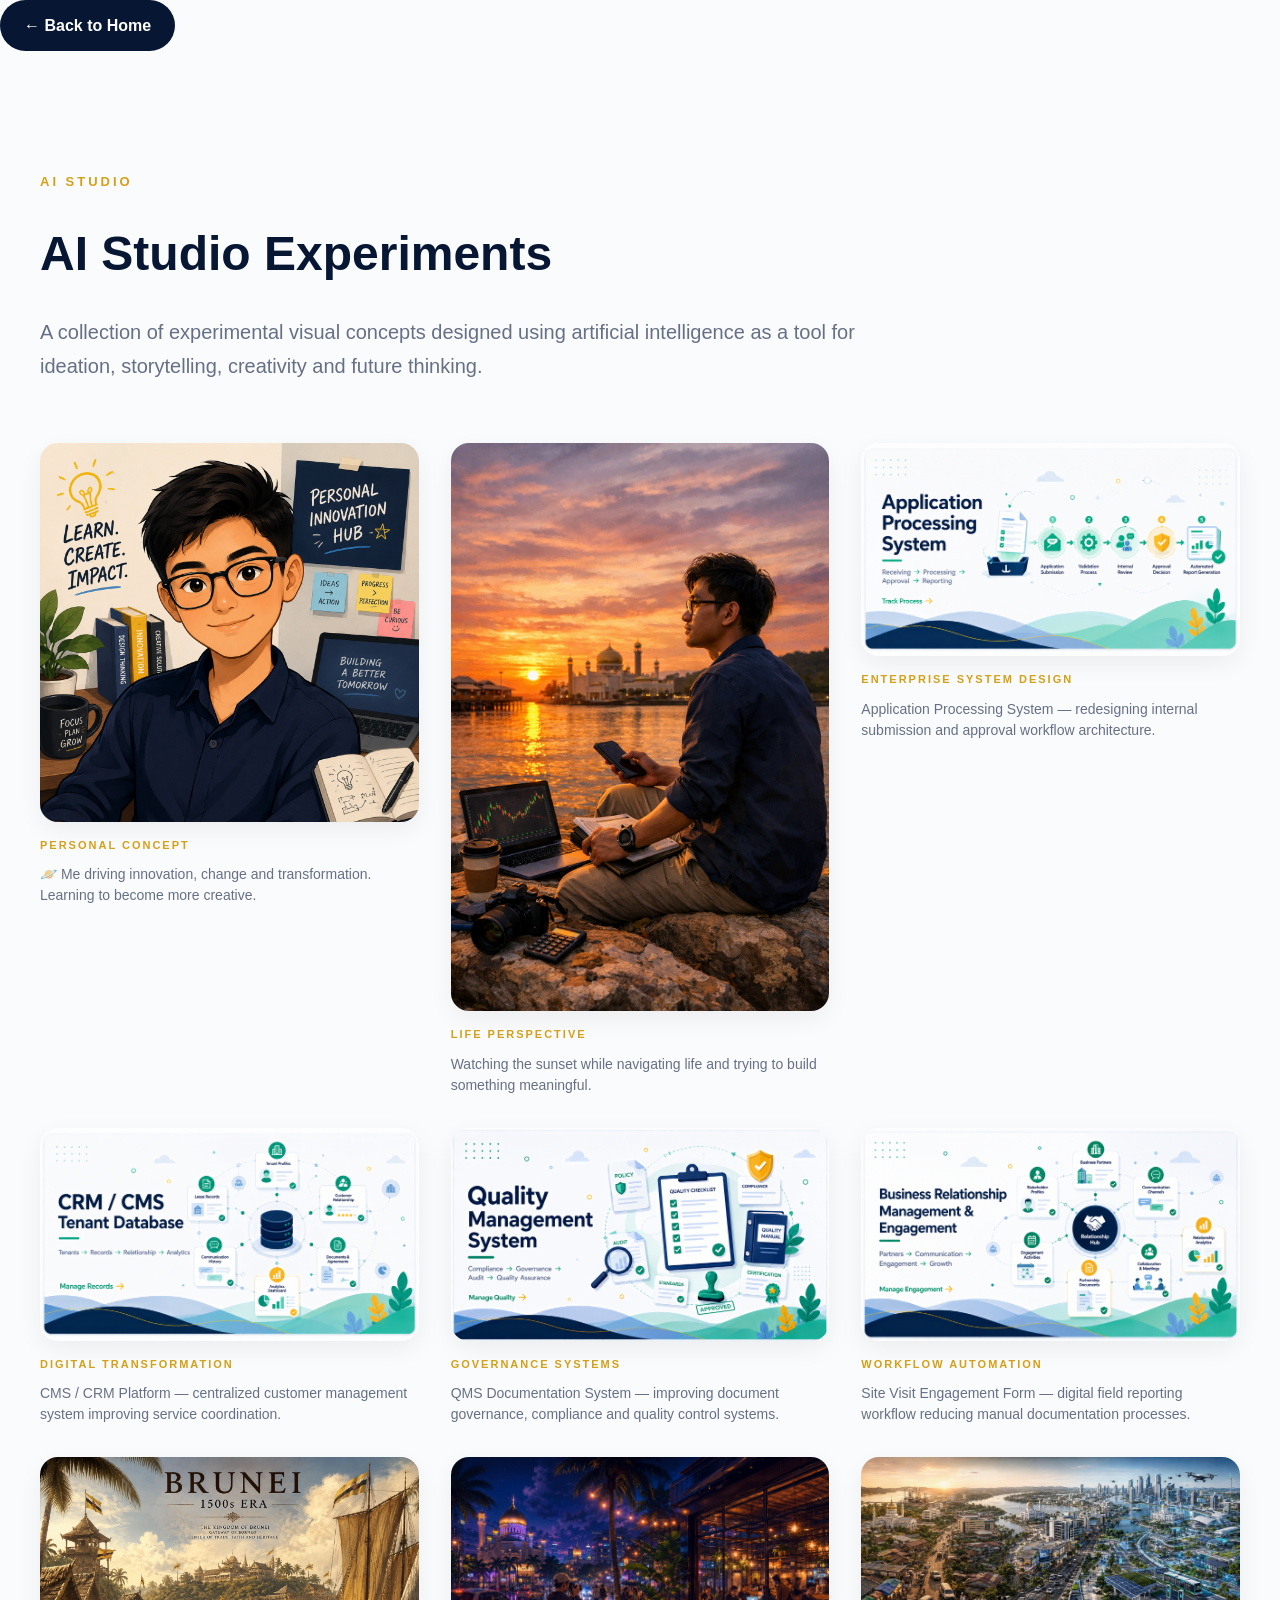
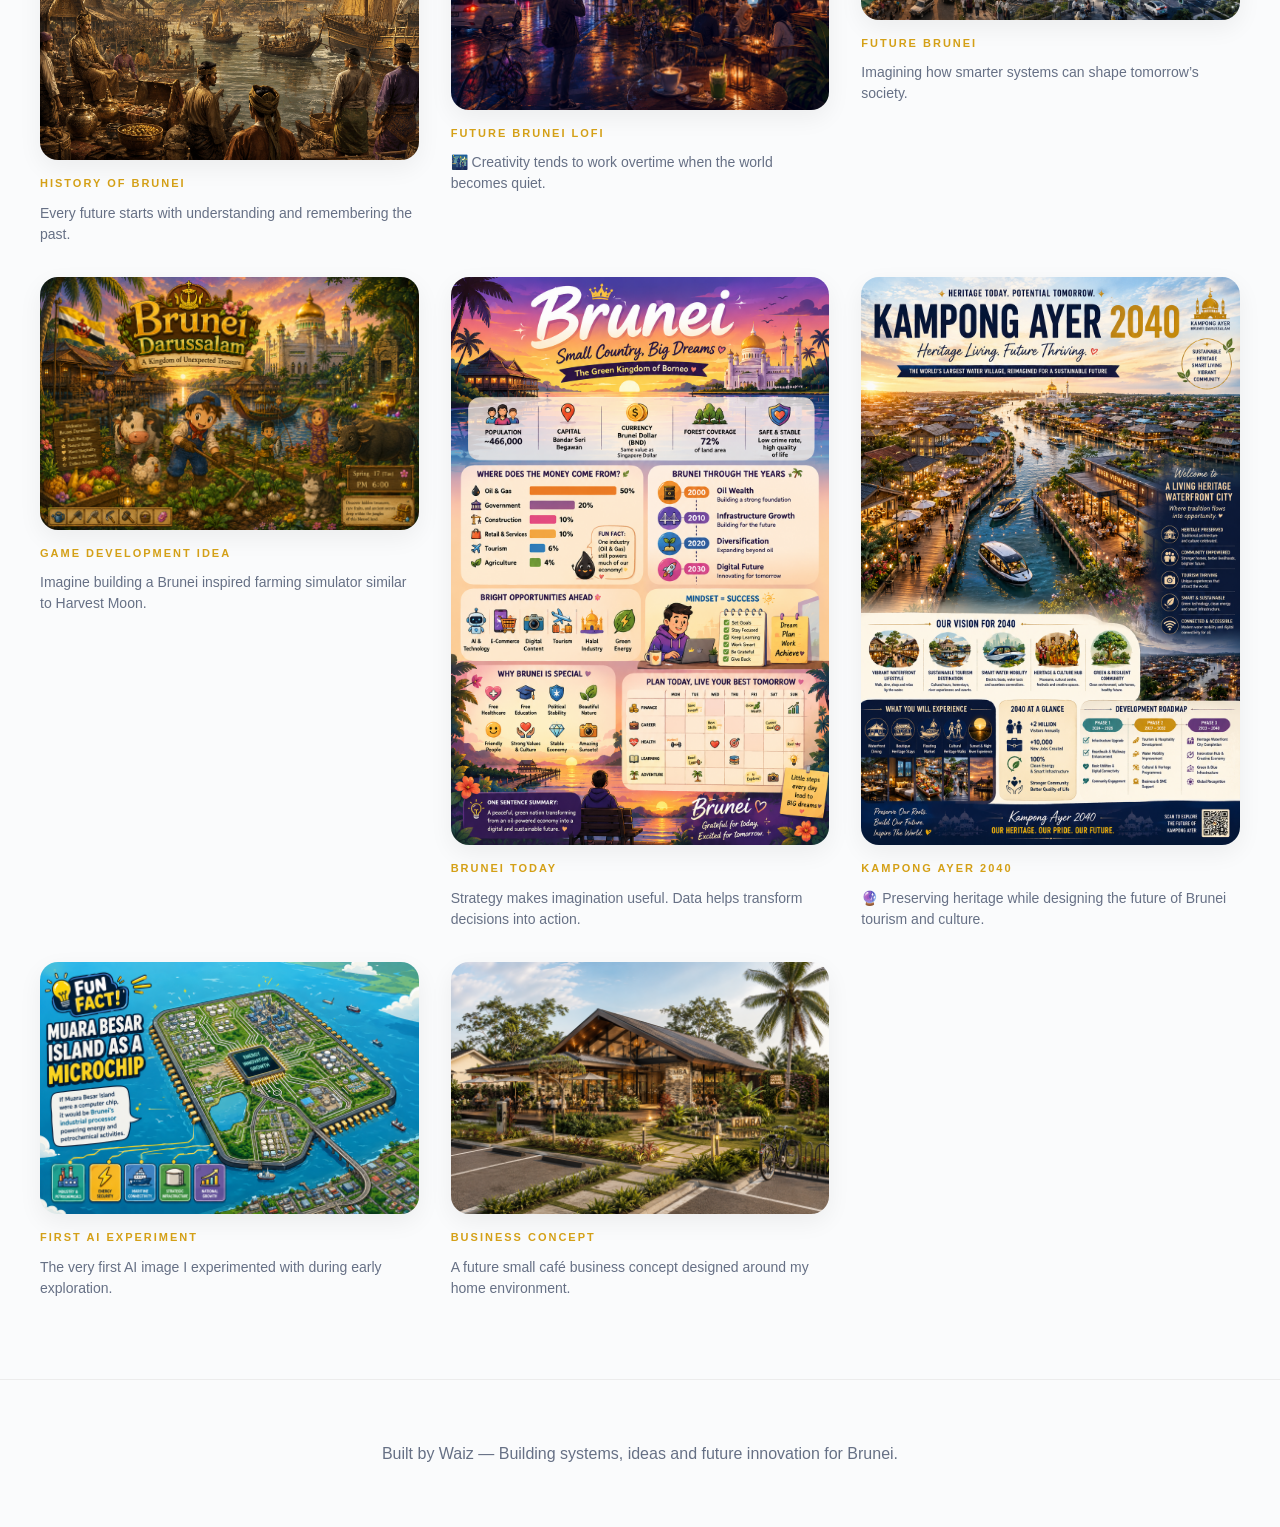
<file: ai-studio/gallery.html>
<!DOCTYPE html>
<html lang="en">

<head>
    <meta charset="UTF-8">
    <meta name="viewport" content="width=device-width, initial-scale=1.0">
    <title>AI Gallery | WAIZ Innovation Hub</title>
    <link rel="stylesheet" href="../styles.css">
</head>

<body>

    <!-- BACK BUTTON -->

    <div class="back-button">
        <a href="../index.html">← Back to Home</a>
    </div>


    <!-- AI GALLERY -->

    <section class="gallery-page">

        <p class="section-mini">AI STUDIO</p>

        <h1>AI Studio Experiments</h1>

        <p class="gallery-intro">
            A collection of experimental visual concepts designed using artificial
            intelligence as a tool for ideation, storytelling, creativity and
            future thinking.
        </p>


        <div class="gallery-grid">

            <!-- ABOUT ME -->

            <a href="../assets/ai-gallery/AboutMe1.png" target="_blank" class="gallery-link">
                <div class="gallery-item">
                    <img src="../assets/ai-gallery/AboutMe1.png" alt="About Me Concept 1">
                    <span>PERSONAL CONCEPT</span>
                    <p>🪐 Me driving innovation, change and transformation. Learning to become more creative.</p>
                </div>
            </a>


            <a href="../assets/ai-gallery/AboutMe2.png" target="_blank" class="gallery-link">
                <div class="gallery-item">
                    <img src="../assets/ai-gallery/AboutMe2.png" alt="About Me Concept 2">
                    <span>LIFE PERSPECTIVE</span>
                    <p>Watching the sunset while navigating life and trying to build something meaningful.</p>
                </div>
            </a>


            <!-- ENTERPRISE SYSTEM DESIGNS -->

<a href="../assets/ai-gallery/APS.png" target="_blank" class="gallery-link">
    <div class="gallery-item">
        <img src="../assets/ai-gallery/APS.png" alt="Application Processing System">
        <span>ENTERPRISE SYSTEM DESIGN</span>
        <p>Application Processing System — redesigning internal submission and approval workflow architecture.</p>
    </div>
</a>


<a href="../assets/ai-gallery/CRM.png" target="_blank" class="gallery-link">
    <div class="gallery-item">
        <img src="../assets/ai-gallery/CRM.png" alt="CRM System">
        <span>DIGITAL TRANSFORMATION</span>
        <p>CMS / CRM Platform — centralized customer management system improving service coordination.</p>
    </div>
</a>


<a href="../assets/ai-gallery/QMSPortfolio.png" target="_blank" class="gallery-link">
    <div class="gallery-item">
        <img src="../assets/ai-gallery/QMSPortfolio.png" alt="QMS Documentation System">
        <span>GOVERNANCE SYSTEMS</span>
        <p>QMS Documentation System — improving document governance, compliance and quality control systems.</p>
    </div>
</a>


<a href="../assets/ai-gallery/BRM.png" target="_blank" class="gallery-link">
    <div class="gallery-item">
        <img src="../assets/ai-gallery/BRM.png" alt="Site Visit Engagement Form">
        <span>WORKFLOW AUTOMATION</span>
        <p>Site Visit Engagement Form — digital field reporting workflow reducing manual documentation processes.</p>
    </div>
</a>

            <!-- BRUNEI IDEAS -->

            <a href="../assets/ai-gallery/BN1500.png" target="_blank" class="gallery-link">
                <div class="gallery-item">
                    <img src="../assets/ai-gallery/BN1500.png" alt="BN1500 Concept">
                    <span>HISTORY OF BRUNEI</span>
                    <p>Every future starts with understanding and remembering the past.</p>
                </div>
            </a>


            <a href="../assets/ai-gallery/BSB1.png" target="_blank" class="gallery-link">
                <div class="gallery-item">
                    <img src="../assets/ai-gallery/BSB1.png" alt="BSB Future Concept">
                    <span>FUTURE BRUNEI LOFI</span>
                    <p>🌃 Creativity tends to work overtime when the world becomes quiet.</p>
                </div>
            </a>


            <a href="../assets/ai-gallery/BSBPastPresentFuture.png" target="_blank" class="gallery-link">
                <div class="gallery-item">
                    <img src="../assets/ai-gallery/BSBPastPresentFuture.png" alt="BSB Past Present Future">
                    <span>FUTURE BRUNEI</span>
                    <p>Imagining how smarter systems can shape tomorrow’s society.</p>
                </div>
            </a>


            <!-- GAME / PRODUCT IDEAS -->

            <a href="../assets/ai-gallery/BruneiGameHMversion.png" target="_blank" class="gallery-link">
                <div class="gallery-item">
                    <img src="../assets/ai-gallery/BruneiGameHMversion.png" alt="Brunei Game Concept">
                    <span>GAME DEVELOPMENT IDEA</span>
                    <p>Imagine building a Brunei inspired farming simulator similar to Harvest Moon.</p>
                </div>
            </a>


            <a href="../assets/ai-gallery/BruneiNow.png" target="_blank" class="gallery-link">
                <div class="gallery-item">
                    <img src="../assets/ai-gallery/BruneiNow.png" alt="Brunei Current State">
                    <span>BRUNEI TODAY</span>
                    <p>Strategy makes imagination useful. Data helps transform decisions into action.</p>
                </div>
            </a>


            <!-- FUTURE PROJECTS -->

            <a href="../assets/ai-gallery/KampongAyer2040.png" target="_blank" class="gallery-link">
                <div class="gallery-item">
                    <img src="../assets/ai-gallery/KampongAyer2040.png" alt="Kampong Ayer 2040">
                    <span>KAMPONG AYER 2040</span>
                    <p>🔮 Preserving heritage while designing the future of Brunei tourism and culture.</p>
                </div>
            </a>


            <!-- RANDOM PROJECTS -->

            <a href="../assets/ai-gallery/PMGFunFaact.png" target="_blank" class="gallery-link">
                <div class="gallery-item">
                    <img src="../assets/ai-gallery/PMGFunFaact.png" alt="PMG Concept">
                    <span>FIRST AI EXPERIMENT</span>
                    <p>The very first AI image I experimented with during early exploration.</p>
                </div>
            </a>


            <a href="../assets/ai-gallery/RimbaCafe.png" target="_blank" class="gallery-link">
                <div class="gallery-item">
                    <img src="../assets/ai-gallery/RimbaCafe.png" alt="Rimba Cafe Concept">
                    <span>BUSINESS CONCEPT</span>
                    <p>A future small café business concept designed around my home environment.</p>
                </div>
            </a>

        </div>

    </section>


    <!-- FOOTER -->

    <footer>
        Built by Waiz —
        Building systems, ideas and future innovation for Brunei.
    </footer>

</body>

</html>
</file>
<file: styles.css>
/* ===================================== */
/* WAIZ INNOVATION HUB V2 */
/* FOUNDATION */
/* ===================================== */


/* RESET */

*{
margin:0;
padding:0;
box-sizing:border-box;
scroll-behavior:smooth;
}


/* GLOBAL */

body{
font-family:-apple-system,BlinkMacSystemFont,'Segoe UI',sans-serif;
background:#FAFBFC;
color:#101828;
line-height:1.7;
}

img{
max-width:100%;
display:block;
}

a{
text-decoration:none;
color:inherit;
}


/* ===================================== */
/* HEADER */
/* ===================================== */

header{
display:flex;
justify-content:space-between;
align-items:center;
padding:24px 8%;
position:sticky;
top:0;
background:rgba(255,255,255,.96);
backdrop-filter:blur(12px);
border-bottom:1px solid #ececec;
z-index:999;
}

.logo{
display:flex;
gap:14px;
font-weight:700;
font-size:20px;
color:#071633;
}

.logo span{
font-size:18px;
}

nav{
display:flex;
gap:30px;
}

nav a{
font-weight:500;
font-size:15px;
transition:.3s ease;
}

nav a:hover{
color:#D4A017;
}


/* ===================================== */
/* HERO */
/* ===================================== */

.hero{
display:flex;
justify-content:space-between;
align-items:center;
padding:100px 8%;
min-height:90vh;
gap:80px;
}

.hero-left{
flex:1;
}

.hero-right{
flex:1;
display:flex;
justify-content:center;
}

.tagline{
font-size:12px;
font-weight:600;
letter-spacing:4px;
color:#D4A017;
margin-bottom:25px;
}

.hero h1{
font-size:72px;
line-height:1.05;
color:#071633;
margin-bottom:30px;
max-width:700px;
}

.hero-text{
font-size:22px;
color:#667085;
max-width:650px;
margin-bottom:40px;
}

.profile-pic{
width:420px;
border-radius:28px;
box-shadow:0 20px 50px rgba(0,0,0,.12);
}


/* ===================================== */
/* BUTTONS */
/* ===================================== */

.hero-buttons{
display:flex;
gap:14px;
flex-wrap:wrap;
align-items:center;
max-width:700px;
}

.button{
display:inline-block;
padding:14px 24px;
background:#071633;
color:white;
border-radius:50px;
font-weight:600;
transition:.35s ease;
}

.button:hover{
background:#D4A017;
transform:translateY(-3px);
}

.button-secondary{
display:inline-block;
padding:15px 30px;
border:2px solid #071633;
color:#071633;
border-radius:50px;
font-weight:600;
transition:.35s ease;
}

.button-secondary:hover{
background:#071633;
color:white;
transform:translateY(-3px);
}


/* ===================================== */
/* GENERAL SECTION */
/* ===================================== */

section{
padding:110px 8%;
}

.section-mini{
font-size:13px;
font-weight:700;
letter-spacing:3px;
color:#D4A017;
margin-bottom:20px;
}

section h2{
font-size:56px;
line-height:1.15;
max-width:900px;
color:#071633;
margin-bottom:35px;
}

.section-text{
font-size:22px;
max-width:900px;
color:#667085;
}


/* ===================================== */
/* GRID SYSTEM */
/* ===================================== */

.grid{
display:grid;
grid-template-columns:repeat(auto-fit,minmax(300px,1fr));
gap:30px;
margin-top:50px;
}


/* ===================================== */
/* UNIVERSAL CARD SYSTEM */
/* ===================================== */

.card-link{
display:block;
}

.card{
background:white;
padding:40px;
border-radius:24px;
box-shadow:0 8px 30px rgba(0,0,0,.05);
cursor:pointer;
transition:all .35s ease;
}

.card:hover{
transform:translateY(-8px);
box-shadow:0 20px 40px rgba(0,0,0,.08);
}

.card h3{
font-size:24px;
margin-bottom:15px;
color:#071633;
}

.card p{
color:#667085;
line-height:1.7;
}


/* ===================================== */
/* FEATURED SYSTEM IMAGE CARDS */
/* ===================================== */

.featured-systems{
margin-top:70px;
}

.featured-systems h3{
font-size:40px;
margin-bottom:35px;
color:#071633;
}

.system-preview-grid{
display:grid;
grid-template-columns:repeat(2,1fr);
gap:24px;
margin-top:30px;
}

.system-preview{
background:white;
padding:15px;
border-radius:20px;
box-shadow:0 4px 12px rgba(0,0,0,.05);
transition:.3s;
}

.system-preview:hover{
transform:translateY(-6px);
}

.system-preview img{
width:100%;
height:220px;
object-fit:cover;
border-radius:14px;
margin-bottom:15px;
}

.system-preview p{
font-size:14px;
font-weight:500;
color:#667085;
}

/* ===================================== */
/* FOOTER */
/* ===================================== */

footer{
padding:60px;
text-align:center;
border-top:1px solid #ececec;
color:#667085;
margin-top:80px;
}


/* ===================================== */
/* MOBILE RESPONSIVE */
/* ===================================== */

@media(max-width:1000px){

header{
flex-direction:column;
gap:20px;
padding:20px;
}

nav{
flex-wrap:wrap;
justify-content:center;
gap:15px;
}

.hero{
flex-direction:column-reverse;
text-align:center;
padding:70px 20px;
gap:50px;
}

.hero h1{
font-size:46px;
}

.hero-text{
font-size:18px;
margin:auto;
margin-bottom:35px;
}

.profile-pic{
width:280px;
}

section{
padding:80px 20px;
}

section h2{
font-size:38px;
}

.section-text{
font-size:18px;
}

.system-preview-grid{
grid-template-columns:1fr;
}

}


@media(max-width:768px){

.hero-buttons{
flex-direction:column;
width:100%;
}

.button,
.button-secondary{
width:100%;
text-align:center;
}

.grid{
grid-template-columns:1fr;
}

.featured-systems h3{
font-size:30px;
}

}

/* ===================================== */
/* WAIZ.EXE SYSTEM */
/* ===================================== */

#waiz-system{
background:#081224;
padding:120px 8%;
}

.system-mini{
font-size:12px;
letter-spacing:3px;
color:#f7b733;
margin-bottom:20px;
}

#waiz-system h2{
font-size:70px;
color:white;
margin-bottom:50px;
}

.system-grid{
display:grid;
grid-template-columns:repeat(auto-fit,minmax(300px,1fr));
gap:25px;
}

.system-card{
background:#10203d;
padding:30px;
border-radius:22px;
transition:all .35s ease;
cursor:pointer;
}

.system-card:hover{
transform:translateY(-6px);
background:#12284d;
}

.system-card h3{
color:#7cffc5;
margin-bottom:15px;
font-size:20px;
}

.system-card p{
color:#d8e0ec;
line-height:1.8;
font-size:15px;
}


/* ===================================== */
/* ANALYTICS PAGE */
/* ===================================== */

.analytics-page{
max-width:1400px;
margin:100px auto;
padding:0 80px;
}

.analytics-page h1{
font-size:52px;
line-height:1.2;
max-width:900px;
margin-bottom:25px;
color:#071633;
}

.analytics-description{
max-width:800px;
font-size:19px;
line-height:1.8;
margin-bottom:55px;
color:#667085;
}


/* ===================================== */
/* KPI GRID */
/* ===================================== */

.kpi-grid{
display:grid;
grid-template-columns:repeat(4,1fr);
gap:22px;
margin-bottom:60px;
}


/* KPI CARD */

.kpi-card{
background:#071633;
padding:40px;
min-height:180px;
border-radius:22px;
color:white;
transition:all .35s ease;
cursor:pointer;
}

.kpi-card:hover{
transform:translateY(-5px);
box-shadow:0 12px 30px rgba(0,0,0,.12);
}

.kpi-card h3{
font-size:48px;
margin-bottom:10px;
font-weight:700;
}

.kpi-card h4{
font-size:17px;
margin-bottom:14px;
font-weight:600;
color:#dbeafe;
}

.kpi-change{
font-size:14px;
line-height:1.5;
}

.positive{
color:#86efac;
}


/* ===================================== */
/* DASHBOARD GRID */
/* ===================================== */

.dashboard-grid{
display:grid;
grid-template-columns:repeat(2,1fr);
gap:28px;
margin-top:40px;
}


/* DASHBOARD CARD */

.dashboard-card{
background:white;
padding:35px;
border-radius:22px;
box-shadow:0 8px 25px rgba(0,0,0,.05);
transition:all .35s ease;
}

.dashboard-card:hover{
transform:translateY(-5px);
box-shadow:0 18px 35px rgba(0,0,0,.08);
}

.dashboard-card h3{
margin-bottom:18px;
font-size:24px;
color:#071633;
}

.dashboard-card p{
color:#667085;
line-height:1.7;
}


/* ===================================== */
/* FAKE BAR CHART */
/* ===================================== */

.chart-bars{
height:180px;
display:flex;
align-items:flex-end;
gap:12px;
margin:20px 0;
padding:20px;
background:#f8fafc;
border-radius:16px;
}

.bar{
flex:1;
background:#071633;
border-radius:8px 8px 0 0;
transition:.3s ease;
}

.bar:hover{
background:#D4A017;
transform:scaleY(1.05);
}


/* ===================================== */
/* INSIGHTS BOX */
/* ===================================== */

.insights-box{
margin-top:60px;
background:white;
padding:40px;
border-radius:24px;
box-shadow:0 8px 25px rgba(0,0,0,.05);
}

.insights-box h2{
font-size:32px;
margin-bottom:25px;
color:#071633;
}

.insights-box p{
margin-bottom:12px;
font-size:16px;
line-height:1.8;
color:#667085;
}


/* ===================================== */
/* SVG CHART (FINAL VERSION) */
/* ===================================== */

.line-chart{
height:260px;
background:#f8fafc;
border-radius:20px;
padding:20px;
margin-top:30px;
}

.chart-svg{
width:100%;
height:100%;
}

.chart-svg circle{
fill:#071633;
}


/* ===================================== */
/* BACK BUTTON */
/* ===================================== */

.back-button{
display:inline-block;
margin-bottom:40px;
padding:12px 24px;
background:#071633;
color:white;
border-radius:50px;
font-weight:600;
transition:.3s ease;
}

.back-button:hover{
background:#D4A017;
transform:translateY(-3px);
}


/* ===================================== */
/* MOBILE */
/* ===================================== */

@media(max-width:768px){

#waiz-system h2{
font-size:42px;
}

.kpi-grid{
grid-template-columns:1fr;
}

.dashboard-grid{
grid-template-columns:1fr;
}

.analytics-page{
padding:0 20px;
margin:60px auto;
}

.analytics-page h1{
font-size:34px;
line-height:1.3;
}

.insights-box h2{
font-size:24px;
}

}

.coming-soon{
display:inline-block;
margin-top:18px;
font-size:12px;
font-weight:700;
letter-spacing:1px;
color:#D4A017;
}

/* ====================================== */
/* AI STUDIO GALLERY PAGE                 */
/* ====================================== */

.gallery-page{
max-width:1300px;
margin:80px auto;
padding:0 40px;
}

.gallery-page h1{
font-size:48px;
margin-bottom:20px;
color:#071633;
}

.gallery-intro{
max-width:850px;
font-size:20px;
line-height:1.7;
color:#667085;
margin-bottom:60px;
}

.gallery-grid{
display:grid;
grid-template-columns:repeat(auto-fit,minmax(320px,1fr));
gap:32px;
}

.gallery-link{
text-decoration:none;
color:inherit;
display:block;
}

.gallery-item{
cursor:pointer;
transition:.3s ease;
}

.gallery-item:hover{
transform:translateY(-6px);
}

.gallery-item img{
width:100%;
display:block;
border-radius:18px;
box-shadow:0 8px 25px rgba(0,0,0,.06);
}

.gallery-item span{
font-size:11px;
letter-spacing:2px;
color:#D4A017;
font-weight:700;
display:block;
margin-top:14px;
}

.gallery-item p{
font-size:14px;
line-height:1.5;
color:#667085;
margin-top:10px;
}

/* COLLAPSIBLE SYSTEMS */

.featured-dropdown{
margin-top:50px;
background:white;
padding:30px;
border-radius:24px;
box-shadow:0 8px 30px rgba(0,0,0,.05);
}

.featured-dropdown summary{
font-size:22px;
font-weight:700;
color:#071633;
cursor:pointer;
list-style:none;
margin-bottom:30px;
}

.featured-dropdown summary:hover{
color:#D4A017;
}

/* remove ugly default arrow */

.featured-dropdown summary::-webkit-details-marker{
display:none;
}

/* layout */

.featured-systems{
display:grid;
grid-template-columns:repeat(3,1fr);
gap:24px;
}

/* cards */

.system-preview{
background:#FAFBFC;
padding:15px;
border-radius:18px;
transition:.3s;
}

.system-preview:hover{
transform:translateY(-5px);
}

.system-preview img{
width:100%;
height:180px;
object-fit:cover;
border-radius:12px;
margin-bottom:15px;
}

.system-preview a{
text-decoration:none;
color:inherit;
}

.system-preview p{
font-size:14px;
line-height:1.5;
color:#667085;
margin-top:8px;
}
</file>
